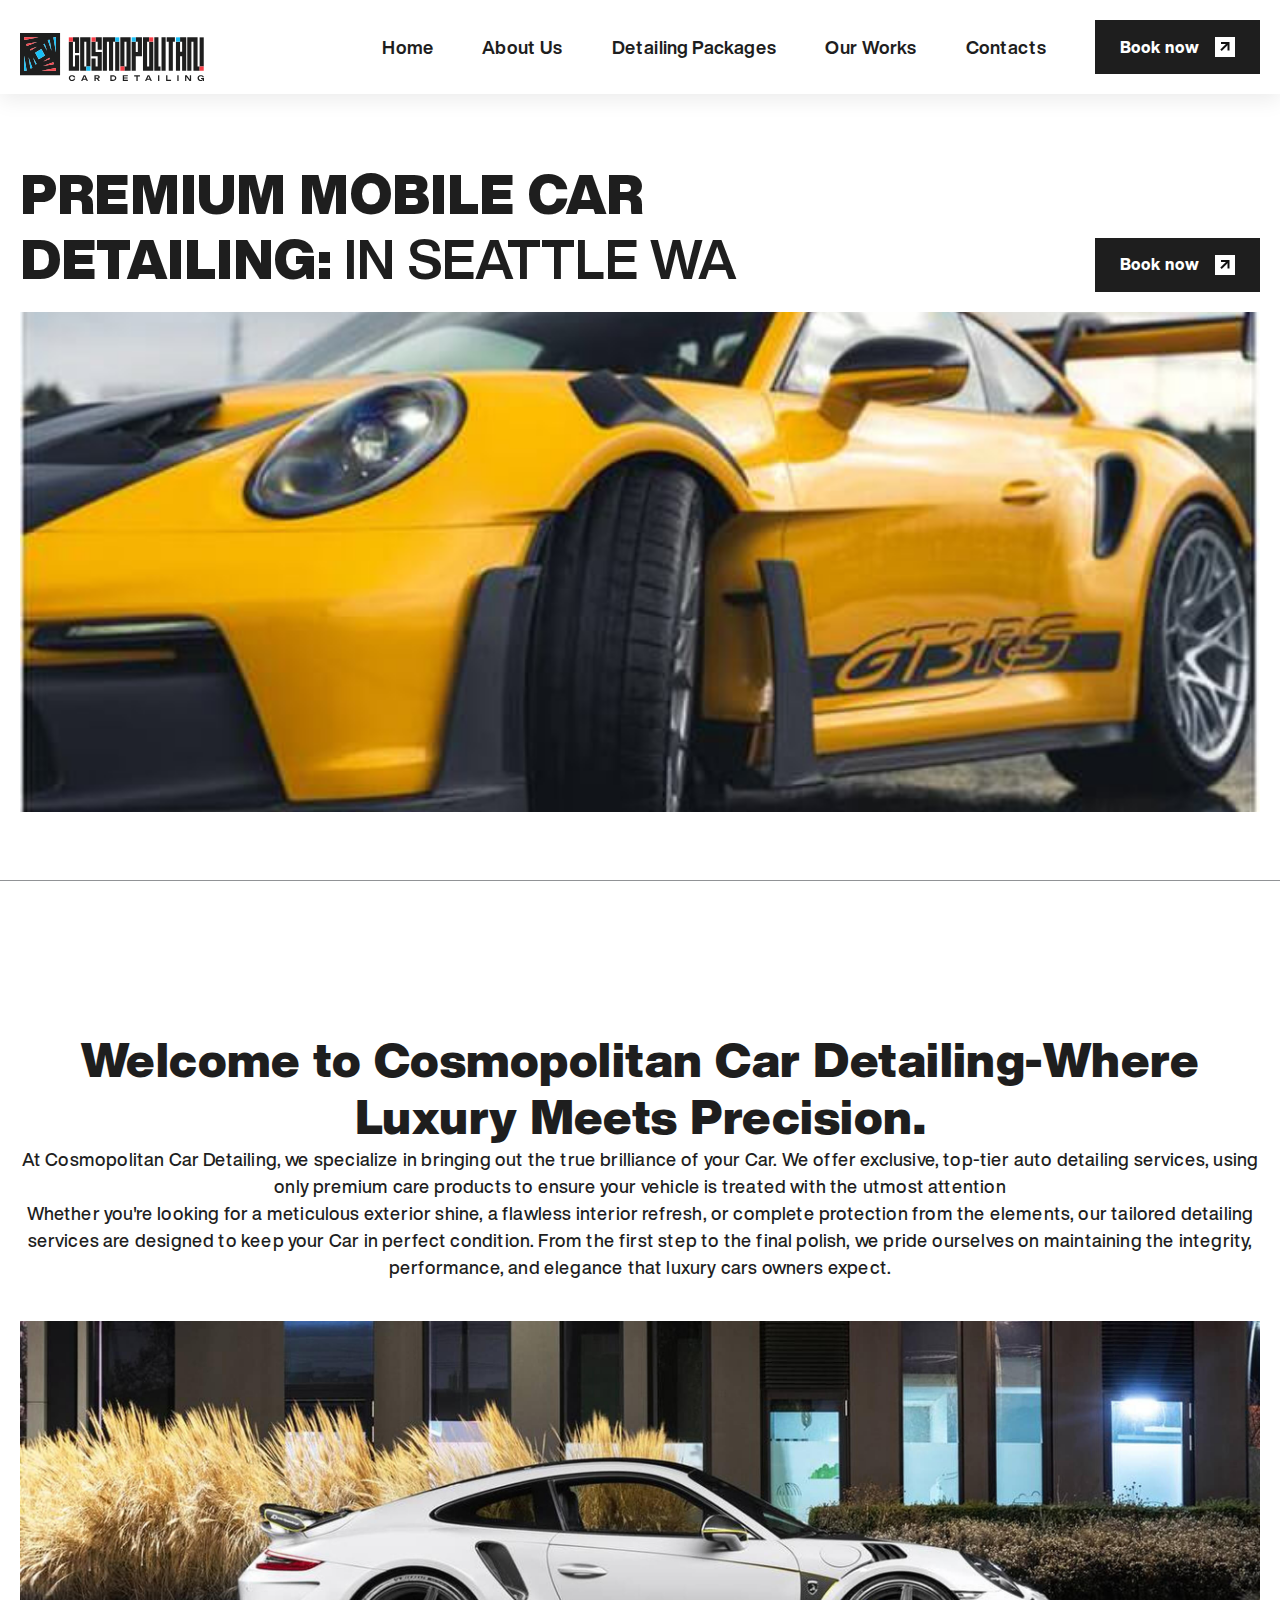
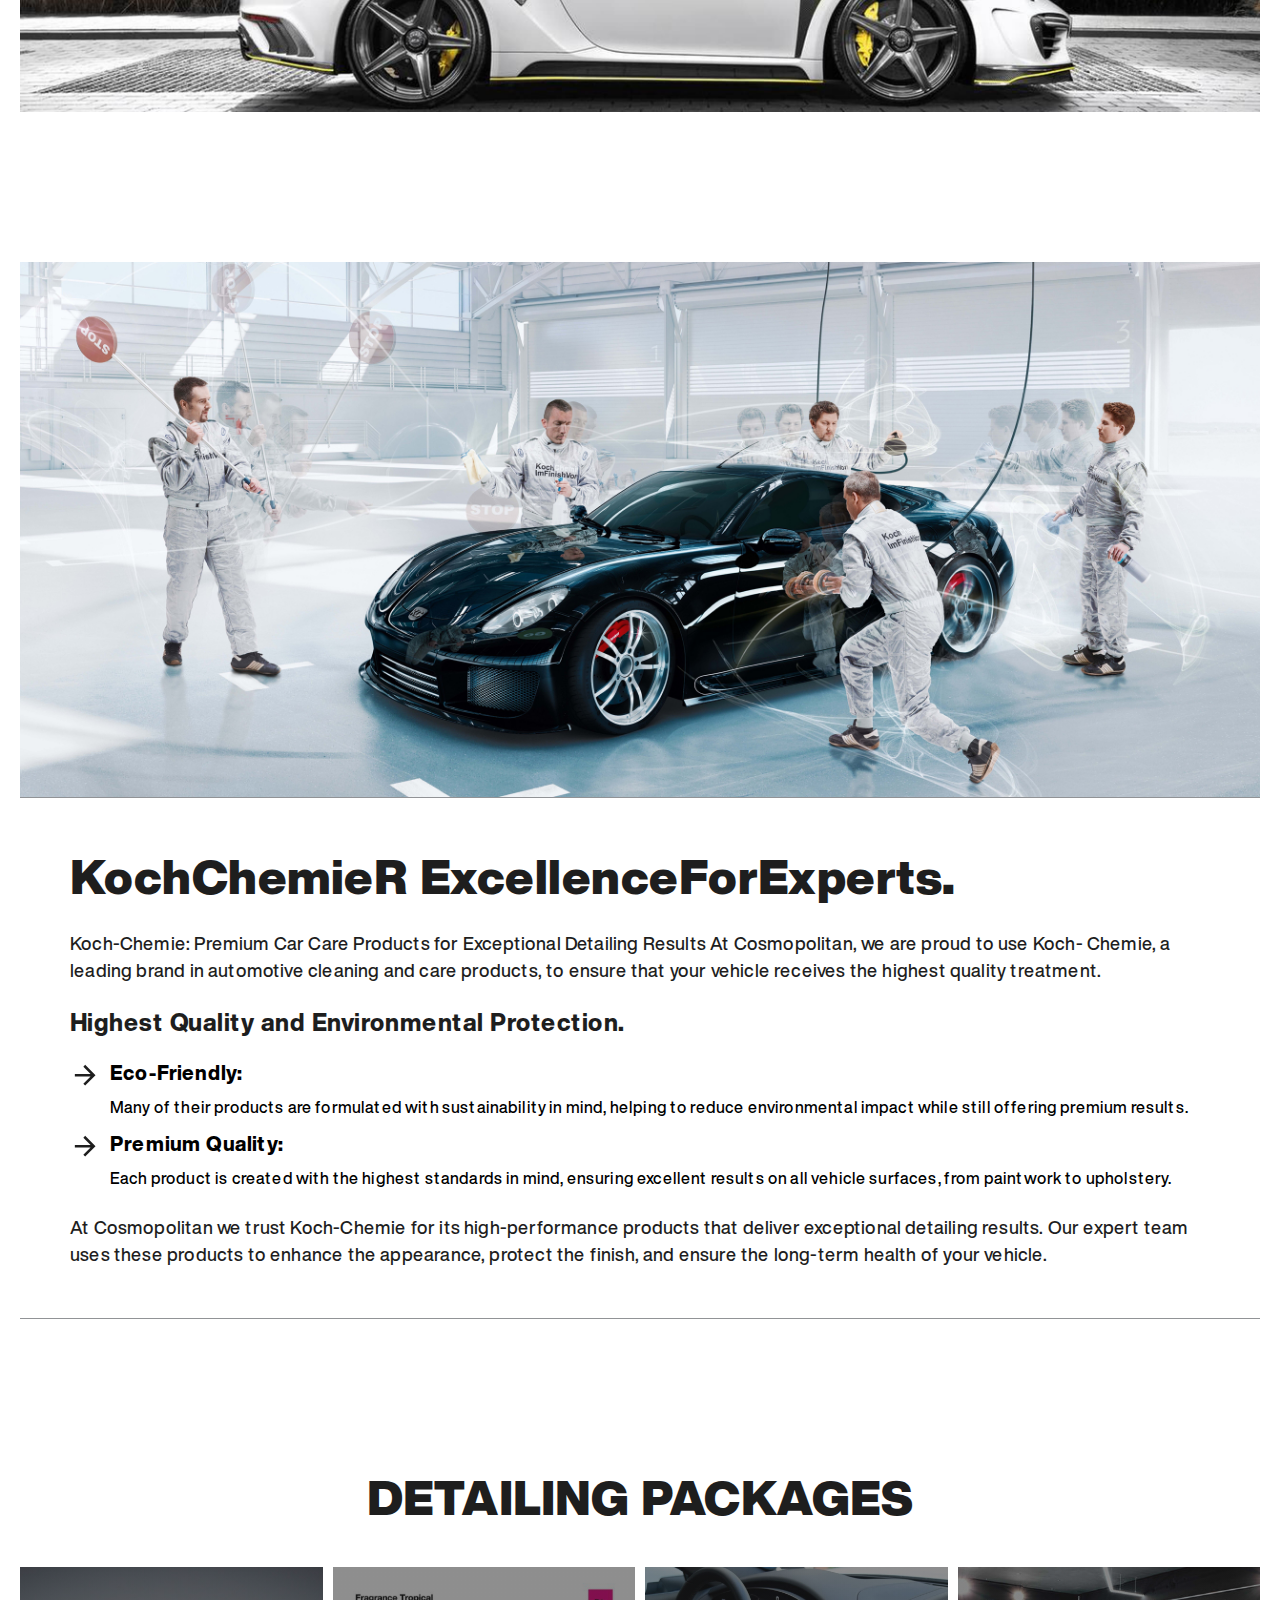
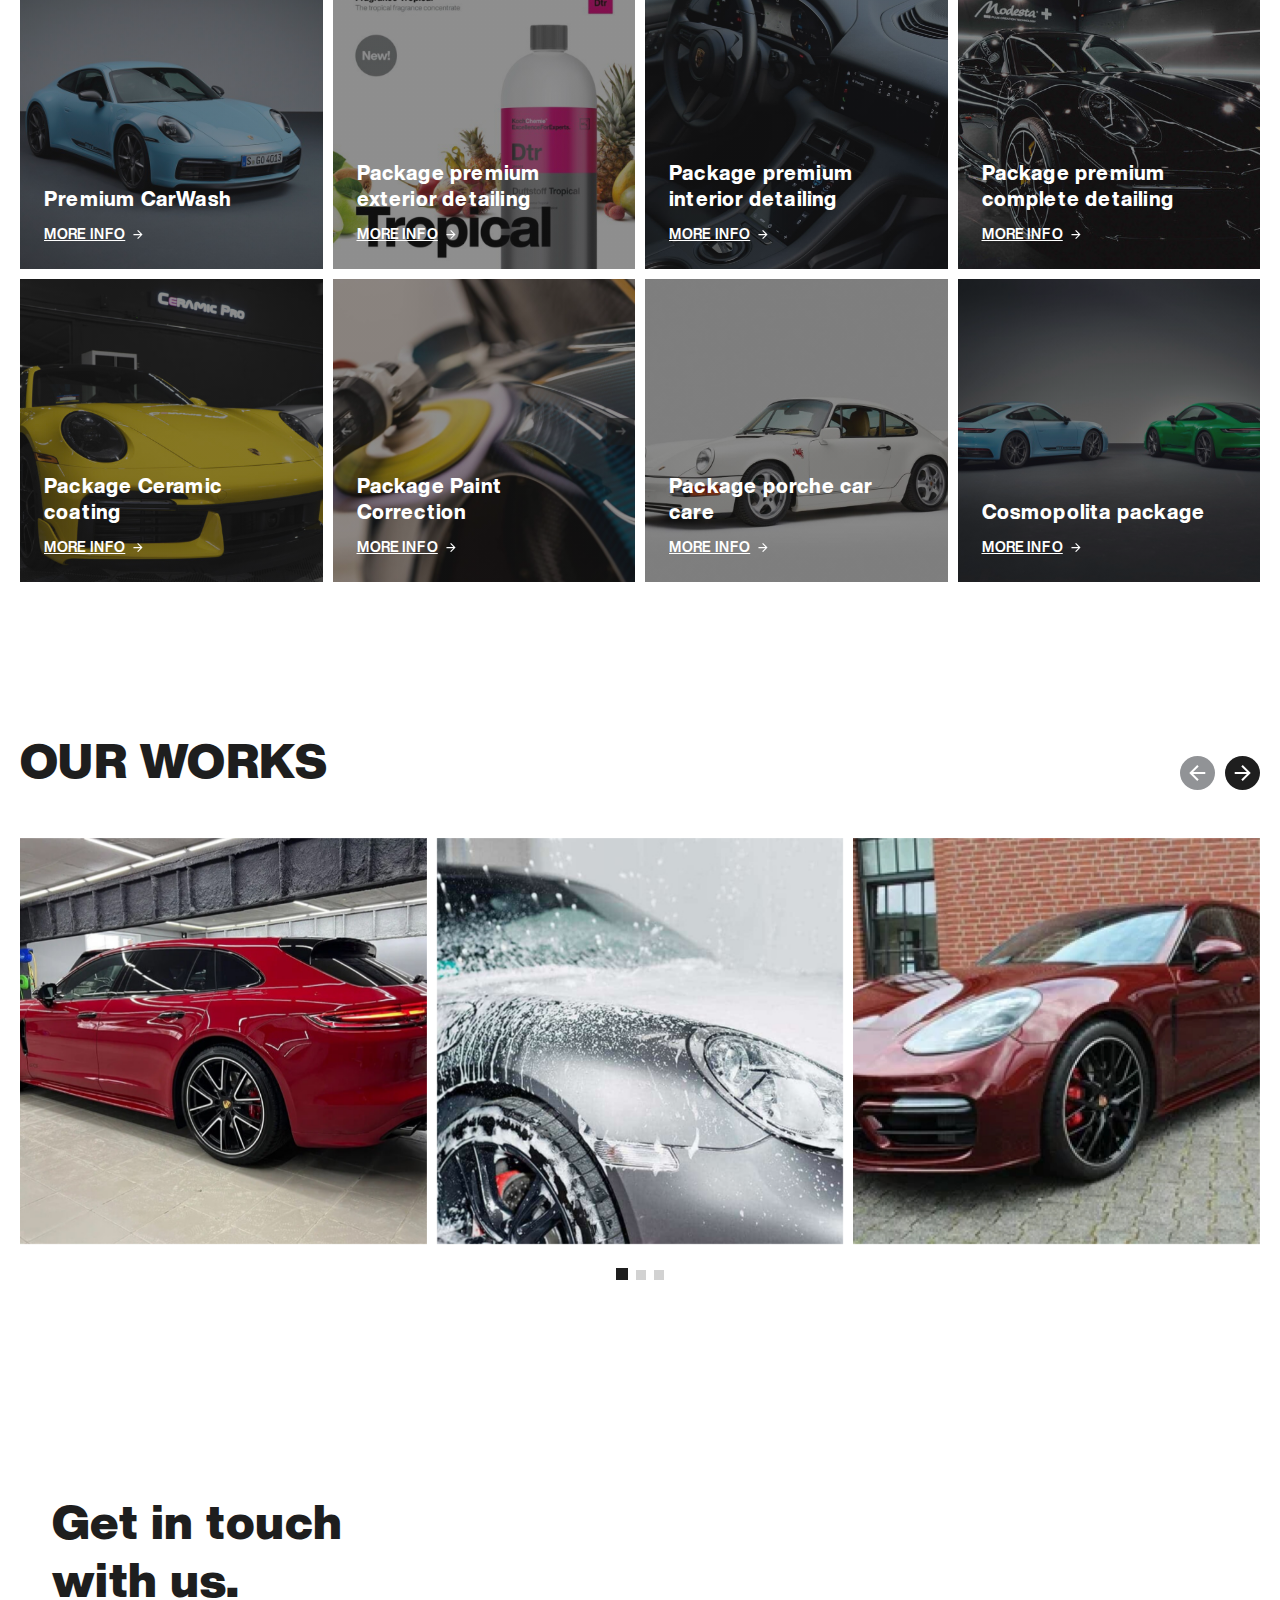
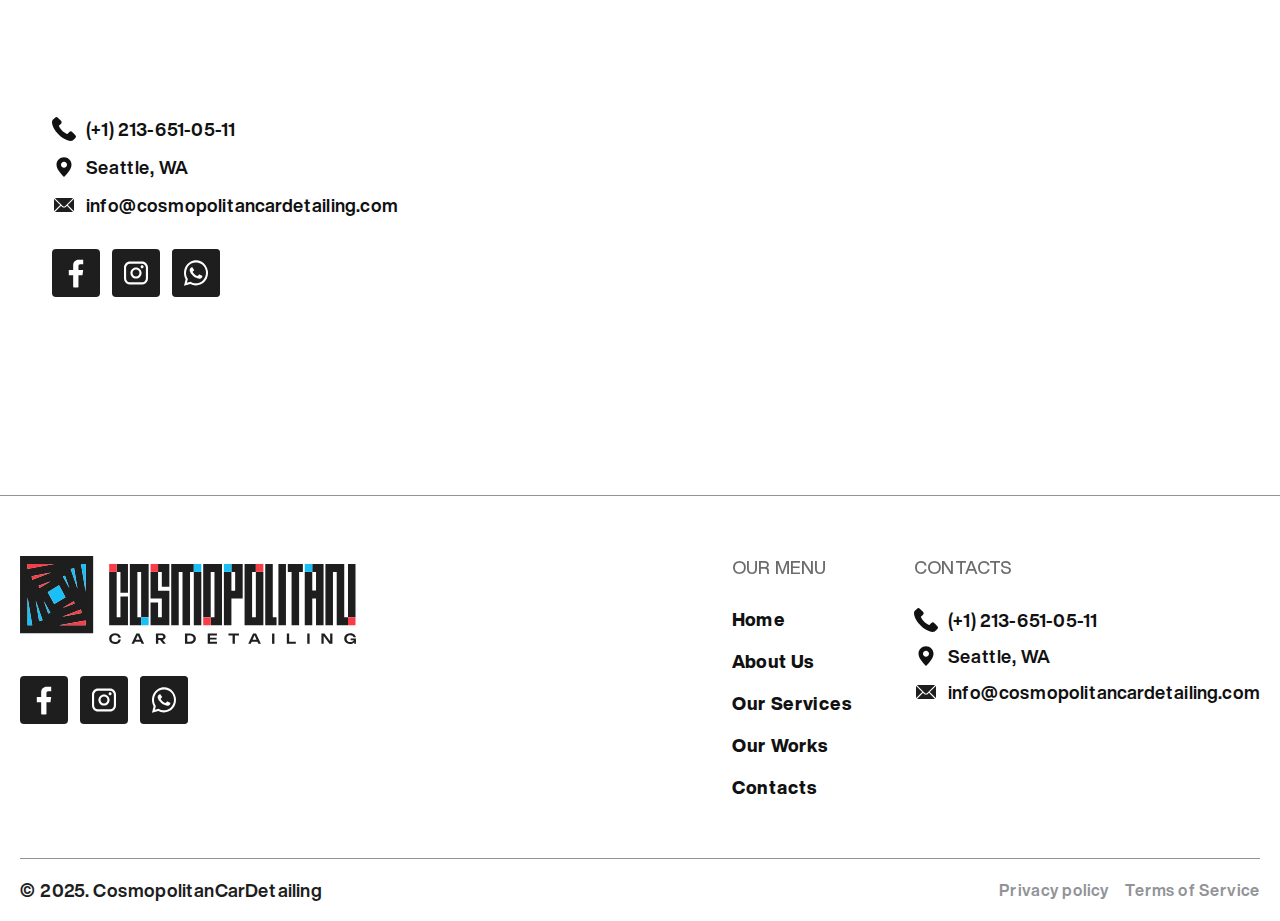
<file: index.html>
<!DOCTYPE html>
<html lang="en">
<head>
	<meta charset="UTF-8">
	<meta name="viewport" content="width=device-width, initial-scale=1.0">
	<link rel="stylesheet" href="./assets/style/lightbox.css">
	<link rel="stylesheet" href="./assets/style/aos.css">
	<link rel="stylesheet" href="./assets/style/swiper.css">
	<link rel="stylesheet" href="./assets/style/style.css">
	<title>Document</title>
</head>
<body>
	<header class="header">
		<div class="header__bottom">
			<div class="container"> 
				<div class="header__wrap">
					<a href="./index.html" class="logo">
						<img src="./assets/images/logo.svg" alt="Cosmopolitan">
					</a>
					<div class="header__menu">
						<nav>
							<ul>
								<li><a href="/index.html">Home</a></li>
								<li><a href="#about">About us</a></li>
								<li><a href="#services">Detailing Packages</a></li>
								<li><a href="#wokrs">Our works</a></li>
								<li><a href="#contact">contacts</a></li>
							</ul>
						</nav>
						<button data-open="open" class="btn"><span>Book now</span></button>
					
					</div>
					<div class="burger">
						<span></span>
						<span></span>
						<span></span>
					</div>
				</div>
			</div>
			</div>
	</header>
	<main>
		<section class="hero mb-m">
			<div class="container">
				<div class="hero__container">
					<div class="hero__content justify-title">
						<h1><strong>premium mobile car detailing:</strong> in seattle wa</h1>					
						<button data-open="open" class="btn">Book now</button>				
					</div>
					<div class="hero__img">
						<img src="./assets/images/hero-img.jpg" alt="Cosmopolitan">
					</div>
				</div>
			</div>
		</section>
		<section class="about mb-m">
			<div class="container">
				<div class="about__container">
					<div class="about__title">
						<h2>Welcome to Cosmopolitan Car Detailing-Where Luxury Meets Precision.</h2>
						<div class="about__title__content">
							<p>At Cosmopolitan Car Detailing, we specialize in bringing out the true brilliance of your Car. We offer exclusive, top-tier auto detailing services, using only premium care products to ensure your vehicle is treated with the utmost attention</p>
							<p>Whether you're looking for a meticulous exterior shine, a flawless interior refresh, or complete protection from the elements, our tailored detailing services are designed to keep your Car in perfect condition. From the first step to the final polish, we pride ourselves on maintaining the integrity, performance, and elegance that luxury cars owners expect.</p>
						</div>
					</div>
					<div class="about__img">
						<img src="./assets/images/about-img.jpg" alt="Welcome to Cosmopolitan Car Detailing-Where Luxury Meets Precision.">
					</div>
				</div>
			</div>
		</section>
		<section class="experts mb-m">
			<div class="container">
				<div class="experts__container">
					<div class="experts__img">
						<img src="./assets/images/experts-img.jpg" alt="KochChemieR ExcellenceForExperts.">
					</div>
					<div class="experts__content">
						<h2>KochChemieR ExcellenceForExperts.</h2>
						<p>Koch-Chemie: Premium Car Care Products for Exceptional Detailing Results At Cosmopolitan, we are proud to use Koch- Chemie, a leading brand in automotive cleaning and care products, to ensure that your vehicle receives the highest quality treatment.</p>
					<h3>Highest Quality and Environmental Protection.</h3>
					<ul>
						<li>
							<span>Eco-Friendly:</span>
							<p>Many of their products are formulated with sustainability in mind, helping to reduce environmental impact while still offering premium results.</p>
						</li>
						<li>
							<span>Premium Quality:</span>
							<p>Each product is created with the highest standards in mind, ensuring excellent results on all vehicle surfaces, from paintwork to upholstery.</p>
						</li>
					</ul>
					<p>At Cosmopolitan we trust Koch-Chemie for its high-performance products that deliver exceptional detailing results. Our expert team uses these products to enhance the appearance, protect the finish, and ensure the long-term health of your vehicle.</p>
					</div>
				</div>
			</div>
		</section>
		<section class="detailing mb-m">
			<div class="container">
				<div class="detailing__container">
					<div class="detailing__title">
						<h2>Detailing Packages</h2>
					</div>
					<div class="detailing__items">
						<div class="detailing__item">
							<img src="./assets/images/detailing-img1.jpg" alt="Premium CarWash">
							<div class="detailing__item__content">
								<h3><a href="#">Premium CarWash</a></h3>
								<a href="#">MORE INFO
									<svg xmlns="http://www.w3.org/2000/svg" width="12" height="11" viewBox="0 0 12 11" fill="none">
										<path d="M6.00003 0.0532227L5.04003 1.01322L8.83918 4.81918L0.553223 4.81918L0.553223 6.18088L8.83918 6.18088L5.04003 9.98684L6.00003 10.9468L11.4468 5.50003L6.00003 0.0532227Z" fill="white"/>
										</svg>
								</a>
							</div>
						</div>
						<div class="detailing__item">
							<img src="./assets/images/detailing-img2.jpg" alt="Package premium exterior detailing">
							<div class="detailing__item__content">
								<h3><a href="#">Package premium exterior detailing</a></h3>
								<a href="#">MORE INFO
									<svg xmlns="http://www.w3.org/2000/svg" width="12" height="11" viewBox="0 0 12 11" fill="none">
									<path d="M6.00003 0.0532227L5.04003 1.01322L8.83918 4.81918L0.553223 4.81918L0.553223 6.18088L8.83918 6.18088L5.04003 9.98684L6.00003 10.9468L11.4468 5.50003L6.00003 0.0532227Z" fill="white"/>
									</svg>
								</a>
							</div>
						</div>						
						<div class="detailing__item">
							<img src="./assets/images/detailing-img3.jpg" alt="Package premium interior detailing">
							<div class="detailing__item__content">
								<h3><a href="#">Package premium interior detailing</a></h3>
								<a href="#">MORE INFO
									<svg xmlns="http://www.w3.org/2000/svg" width="12" height="11" viewBox="0 0 12 11" fill="none">
								<path d="M6.00003 0.0532227L5.04003 1.01322L8.83918 4.81918L0.553223 4.81918L0.553223 6.18088L8.83918 6.18088L5.04003 9.98684L6.00003 10.9468L11.4468 5.50003L6.00003 0.0532227Z" fill="white"/>
								</svg>
								</a>
							</div>
						</div>
						<div class="detailing__item">
							<img src="./assets/images/detailing-img4.jpg" alt="Package premium complete detailing">
							<div class="detailing__item__content">
								<h3><a href="#">Package premium complete detailing</a></h3>
								<a href="#">MORE INFO
									<svg xmlns="http://www.w3.org/2000/svg" width="12" height="11" viewBox="0 0 12 11" fill="none">
											<path d="M6.00003 0.0532227L5.04003 1.01322L8.83918 4.81918L0.553223 4.81918L0.553223 6.18088L8.83918 6.18088L5.04003 9.98684L6.00003 10.9468L11.4468 5.50003L6.00003 0.0532227Z" fill="white"/>
											</svg>
								</a>
							</div>
						</div>
						<div class="detailing__item">
							<img src="./assets/images/detailing-img5.png" alt="Package Ceramic coating">
							<div class="detailing__item__content">
								<h3><a href="#">Package Ceramic coating</a></h3>
								<a href="#">MORE INFO
									<svg xmlns="http://www.w3.org/2000/svg" width="12" height="11" viewBox="0 0 12 11" fill="none">
									<path d="M6.00003 0.0532227L5.04003 1.01322L8.83918 4.81918L0.553223 4.81918L0.553223 6.18088L8.83918 6.18088L5.04003 9.98684L6.00003 10.9468L11.4468 5.50003L6.00003 0.0532227Z" fill="white"/>
									</svg>
								</a>
							</div>
						</div>
						<div class="detailing__item">
							<img src="./assets/images/detailing-img6.jpg" alt="Package Paint Correction">
							<div class="detailing__item__content">
								<h3><a href="#">Package Paint Correction</a></h3>
								<a href="#">MORE INFO
									<svg xmlns="http://www.w3.org/2000/svg" width="12" height="11" viewBox="0 0 12 11" fill="none">
									<path d="M6.00003 0.0532227L5.04003 1.01322L8.83918 4.81918L0.553223 4.81918L0.553223 6.18088L8.83918 6.18088L5.04003 9.98684L6.00003 10.9468L11.4468 5.50003L6.00003 0.0532227Z" fill="white"/>
									</svg>
								</a>
							</div>
						</div>
						<div class="detailing__item">
							<img src="./assets/images/detailing-img7.jpg" alt="Package porche car care">
							<div class="detailing__item__content">
								<h3><a href="#">Package porche car care</a></h3>
								<a href="#">MORE INFO
									<svg xmlns="http://www.w3.org/2000/svg" width="12" height="11" viewBox="0 0 12 11" fill="none">
									<path d="M6.00003 0.0532227L5.04003 1.01322L8.83918 4.81918L0.553223 4.81918L0.553223 6.18088L8.83918 6.18088L5.04003 9.98684L6.00003 10.9468L11.4468 5.50003L6.00003 0.0532227Z" fill="white"/>
									</svg>
								</a>
							</div>
						</div>
						<div class="detailing__item">
							<img src="./assets/images/detailing-img8.jpg" alt="Cosmopolita package">
							<div class="detailing__item__content">
								<h3><a href="#">Cosmopolita package</a></h3>
								<a href="#">MORE INFO
									<svg xmlns="http://www.w3.org/2000/svg" width="12" height="11" viewBox="0 0 12 11" fill="none">
								<path d="M6.00003 0.0532227L5.04003 1.01322L8.83918 4.81918L0.553223 4.81918L0.553223 6.18088L8.83918 6.18088L5.04003 9.98684L6.00003 10.9468L11.4468 5.50003L6.00003 0.0532227Z" fill="white"/>
								</svg>
								</a>
							</div>
						</div>
					</div>
				</div>
			</div>
		</section>
		<section class="works mb-m">
			<div class="container">
				<div class="work__container">
					<div class="work__title justify-title">
						<h2>Our works</h2>
						<div class="work__arrows">
							<div class="work-button-prev">
								<svg xmlns="http://www.w3.org/2000/svg" width="35" height="34" viewBox="0 0 35 34" fill="none">
								<path d="M17.2783 24.9998L18.6883 23.5898L13.1083 17.9998L25.2783 17.9998L25.2783 15.9998L13.1083 15.9998L18.6883 10.4098L17.2783 8.99976L9.27832 16.9998L17.2783 24.9998Z" fill="white"/>
								</svg>
							</div>
							<div class="work-button-next">
								<svg xmlns="http://www.w3.org/2000/svg" width="35" height="34" viewBox="0 0 35 34" fill="none">
								<path d="M17.7207 9.00024L16.3107 10.4102L21.8907 16.0002H9.7207V18.0002H21.8907L16.3107 23.5902L17.7207 25.0002L25.7207 17.0002L17.7207 9.00024Z" fill="white"/>
								</svg>
							</div>    					
						</div>
					</div>
					<div class="work__slider">
						 <div class="swiper workSlider">
								<div class="swiper-wrapper work__wrapper">
									<div class="swiper-slide work-item">
										<img src="./assets/images/work-img1.jpg" alt="work image">
									</div>
									<div class="swiper-slide work-item">
										<img src="./assets/images/work-img2.jpg" alt="work image">
									</div>
									<div class="swiper-slide work-item">
										<img src="./assets/images/work-img3.jpg" alt="work image">
									</div>
									<div class="swiper-slide work-item">
										<img src="./assets/images/hero-img.jpg" alt="work image">
									</div>
									<div class="swiper-slide work-item">
										<img src="./assets/images/work-img1.jpg" alt="work image">
									</div>
								</div>
								<div class="work-pagination"></div>
							</div>
					</div>
				</div>
			</div>
		</section>
		<section class="connect mb-m" id="contact">
			<div class="container">
			<div class="connect__container">
				<div class="connect__info">
					<h2>Get in touch with us.</h2>
					<div class="connect__contact contact">
						<a href="tel:(+1) 213-651-05-11" class="connect__contact__item contact__item">
							<svg xmlns="http://www.w3.org/2000/svg" width="24" height="24" viewBox="0 0 24 24" fill="none">
								<g clip-path="url(#clip0_259_2290)">
								<path d="M20.1732 14.9925C19.3332 14.1212 18.2412 14.1212 17.3664 14.9925C16.7084 15.6477 16.0575 16.2959 15.3996 16.9511C15.2175 17.1324 15.0706 17.1672 14.8536 17.0626C14.4546 16.8117 13.9787 16.6305 13.5797 16.3726C11.6829 15.1738 10.08 13.6473 8.65917 11.9118C7.96623 11.0405 7.3503 10.1344 6.90934 9.08194C6.83935 8.86586 6.83935 8.75434 7.02133 8.57313C7.71426 7.95279 8.33021 7.30458 8.98814 6.6494C9.89808 5.7433 9.89808 4.69082 8.98814 3.78472C8.44219 3.24106 7.93124 2.73225 7.42029 2.22344C6.87434 1.67977 6.36339 1.13611 5.81744 0.627301C4.97751 -0.2091 3.88562 -0.2091 3.01069 0.627301C2.35276 1.28248 1.70182 1.93069 1.04388 2.58588C0.420938 3.20621 0.0989684 3.93109 0.0219751 4.76052C-0.0900145 6.10573 0.238955 7.40913 0.714911 8.67767C1.70182 11.3263 3.19268 13.6124 4.97751 15.7523C7.42029 18.6588 10.332 20.9449 13.7268 22.5759C15.2596 23.3007 16.8275 23.8793 18.5003 23.9908C19.7042 24.0605 20.726 23.7398 21.559 22.8268C22.105 22.1716 22.7628 21.6279 23.3438 21.0146C24.2187 20.1085 24.2187 19.0212 23.3438 18.15C22.2869 17.0974 21.23 16.045 20.1732 14.9925Z" fill="#111111"/>
								</g>
								<defs>
								<clipPath id="clip0_259_2290">
								<rect width="24" height="24" fill="white"/>
								</clipPath>
								</defs>
								</svg>
								(+1) 213-651-05-11
							</a>
						<div class="connect__contact__item contact__item">
							<svg xmlns="http://www.w3.org/2000/svg" width="30" height="30" viewBox="0 0 30 30" fill="none">
							<path d="M15 2.8125C9.83344 2.8125 5.625 7.02187 5.625 12.1875C5.625 14.8434 6.94687 17.5837 8.66062 20.1469C10.3753 22.7109 12.5194 25.095 14.3372 26.9128C14.513 27.0886 14.7514 27.1873 15 27.1873C15.2486 27.1873 15.487 27.0886 15.6628 26.9128C17.5219 25.0538 19.6659 22.6688 21.3703 20.1141C23.0747 17.5603 24.375 14.8378 24.375 12.1875C24.375 7.02187 20.1666 2.8125 15 2.8125ZM15 8.4375C17.0597 8.4375 18.75 10.1278 18.75 12.1875C18.75 14.2472 17.0597 15.9375 15 15.9375C12.9403 15.9375 11.25 14.2472 11.25 12.1875C11.25 10.1278 12.9403 8.4375 15 8.4375Z" fill="#111111"/>
							</svg>
								Seattle, WA
							</Seattle, WA>
					</div>
					<a href="mailto:info@cosmopolitancardetailing.com" class="connect__contact__item contact__item">
							<svg xmlns="http://www.w3.org/2000/svg" width="24" height="24" viewBox="0 0 24 24" fill="none">
								<path d="M21.8239 6.00391L15.7583 12.0304L21.8239 18.0569C21.9335 17.8277 22.0001 17.5744 22.0001 17.3038V6.75699C22.0001 6.48641 21.9335 6.23309 21.8239 6.00391Z" fill="#1E1E1E"/>
								<path d="M20.2423 5H3.75796C3.48738 5 3.23406 5.06652 3.00488 5.17617L10.7573 12.8896C11.4428 13.5751 12.5575 13.5751 13.2429 12.8896L20.9954 5.17617C20.7662 5.06652 20.5129 5 20.2423 5Z" fill="#1E1E1E"/>
								<path d="M2.17617 6.00391C2.06652 6.23309 2 6.48641 2 6.75699V17.3038C2 17.5744 2.06652 17.8278 2.17617 18.0569L8.24176 12.0304L2.17617 6.00391Z" fill="#1E1E1E"/>
								<path d="M14.9298 12.8594L14.0715 13.7177C12.9293 14.8599 11.0709 14.8599 9.92875 13.7177L9.07046 12.8594L3.00488 18.8859C3.23406 18.9956 3.48738 19.0621 3.75796 19.0621H20.2423C20.5129 19.0621 20.7662 18.9956 20.9954 18.8859L14.9298 12.8594Z" fill="#1E1E1E"/>
								</svg>
								info@cosmopolitancardetailing.com
							</a>
					</div>
					<div class="connect__socials socials">
						<a href="#" target="_blank" rel="nofollow">
							<svg xmlns="http://www.w3.org/2000/svg" width="48" height="48" viewBox="0 0 48 48" fill="none">
							<rect width="48" height="48" rx="4" fill="#1E1E1E"/>
							<path d="M26.4516 17.0199V20.9111H31.1986L30.4469 26.1527H26.4516V38.2293C25.6506 38.342 24.8311 38.4008 23.9992 38.4008C23.0389 38.4008 22.096 38.3232 21.1777 38.173V26.1527H16.7998V20.9111H21.1777V16.1501C21.1777 13.1963 23.5388 10.8008 26.4529 10.8008V10.8033C26.4615 10.8033 26.4689 10.8008 26.4776 10.8008H31.1998V15.334H28.1142C27.1971 15.334 26.4529 16.0887 26.4529 17.0187L26.4516 17.0199Z" fill="white"/>
							</svg>
						</a>
						<a href="#" target="_blank" rel="nofollow">
						<svg width="48" height="48" viewBox="0 0 48 48" fill="none" xmlns="http://www.w3.org/2000/svg">
							<rect width="48" height="48" rx="4" fill="#1E1E1E"/>
							<path d="M29.9937 12.5073H18.006C14.6942 12.5073 12 15.2024 12 18.5151V29.4853C12 32.7981 14.6942 35.4931 18.006 35.4931H29.9937C33.3055 35.4931 35.9997 32.7981 35.9997 29.4853V18.5151C35.9997 15.2024 33.3055 12.5073 29.9937 12.5073ZM14.1187 18.5151C14.1187 16.3713 15.8629 14.6267 18.006 14.6267H29.9937C32.1369 14.6267 33.881 16.3713 33.881 18.5151V29.4853C33.881 31.6291 32.1369 33.3738 29.9937 33.3738H18.006C15.8629 33.3738 14.1187 31.6291 14.1187 29.4853V18.5151Z" fill="white"/>
							<path d="M23.9997 29.5852C27.0794 29.5852 29.5864 27.0789 29.5864 23.997C29.5864 20.915 27.0808 18.4087 23.9997 18.4087C20.9187 18.4087 18.4131 20.915 18.4131 23.997C18.4131 27.0789 20.9187 29.5852 23.9997 29.5852ZM23.9997 20.5294C25.9122 20.5294 27.4676 22.0853 27.4676 23.9983C27.4676 25.9113 25.9122 27.4672 23.9997 27.4672C22.0873 27.4672 20.5318 25.9113 20.5318 23.9983C20.5318 22.0853 22.0873 20.5294 23.9997 20.5294Z" fill="white"/>
							<path d="M30.1029 19.3131C30.9322 19.3131 31.6081 18.6384 31.6081 17.8075C31.6081 16.9765 30.9336 16.3018 30.1029 16.3018C29.2722 16.3018 28.5977 16.9765 28.5977 17.8075C28.5977 18.6384 29.2722 19.3131 30.1029 19.3131Z" fill="white"/>
							</svg>

						</a>
						<a href="#" target="_blank" rel="nofollow">
							<svg width="48" height="48" viewBox="0 0 48 48" fill="none" xmlns="http://www.w3.org/2000/svg">
							<rect width="48" height="48" rx="4" fill="white"/>
							<rect width="48" height="48" rx="4" fill="url(#paint0_linear_259_2319)"/>
							<rect width="48" height="48" rx="4" fill="#1E1E1E"/>
							<path d="M24.0086 11.2944C21.902 11.2948 19.8326 11.8767 18.0086 12.9814C16.1847 14.0862 14.6705 15.675 13.6185 17.5878C12.5665 19.5007 12.0137 21.6702 12.0158 23.8781C12.0179 26.086 12.5747 28.2543 13.6303 30.165L12 36.7058L18.3438 34.9448C19.9511 35.847 21.7336 36.3533 23.5557 36.4251C25.3779 36.4969 27.1916 36.1323 28.8591 35.3591C30.5265 34.5858 32.0038 33.4243 33.1786 31.9628C34.3534 30.5012 35.1948 28.7782 35.6387 26.9247C36.0827 25.0712 36.1176 23.136 35.7407 21.2662C35.3638 19.3964 34.5851 17.6414 33.4638 16.1344C32.3425 14.6274 30.9081 13.4083 29.2697 12.5696C27.6313 11.7309 25.832 11.2948 24.0086 11.2944ZM31.0617 31.2571C29.4513 32.9439 27.3391 34.0031 25.0753 34.2587C22.8116 34.5144 20.5326 33.9513 18.6162 32.6627L14.931 33.6872L15.8729 29.9144C14.7725 28.2891 14.1382 26.368 14.0449 24.3775C13.9515 22.387 14.4029 20.41 15.346 18.6794C16.289 16.9488 17.6843 15.5368 19.3676 14.6096C21.0508 13.6825 22.9518 13.2789 24.8466 13.4464C26.7414 13.6139 28.5511 14.3455 30.0624 15.555C31.5737 16.7645 32.7236 18.4016 33.3768 20.2732C34.0299 22.1449 34.159 24.1733 33.7488 26.1193C33.3387 28.0653 32.4064 29.8479 31.0617 31.2571Z" fill="white"/>
							<path d="M30.3527 27.0333C30.3533 27.2302 30.3356 27.4267 30.2998 27.6206C30.2662 27.8172 30.215 28.0108 30.1468 28.1992C29.9899 28.618 29.1327 29.1308 29.1327 29.1308C28.5236 29.514 27.7957 29.6924 27.0663 29.6371C26.8953 29.6206 26.7254 29.595 26.5574 29.5605C26.2727 29.5004 26.1341 29.4621 26.1341 29.4621C25.9964 29.4238 25.639 29.3175 25.639 29.3175C25.2816 29.2119 25.2012 29.1916 25.2012 29.1916C24.6583 29.0374 24.1322 28.8347 23.63 28.5862C22.472 27.9917 21.2107 26.9263 21.2107 26.9263C20.464 26.2989 19.7888 25.5992 19.1964 24.8389C18.8812 24.3937 18.6097 23.9224 18.3851 23.4306C18.3545 23.3583 18.2037 23.0335 18.2037 23.0335C18.0507 22.7095 17.9971 22.5844 17.9971 22.5844C17.942 22.4585 17.844 22.1981 17.844 22.1981C17.7881 22.0445 17.7424 21.8877 17.707 21.7287C17.6789 21.5853 17.66 21.4404 17.6504 21.2948C17.606 20.5339 18.0063 19.7332 18.0063 19.7332C18.4464 18.8725 18.8734 18.6757 18.8734 18.6757C19.0644 18.5943 19.2614 18.5259 19.4627 18.471C19.662 18.4126 19.8672 18.3738 20.075 18.3553C20.1372 18.3496 20.2 18.3547 20.2602 18.3705C20.4209 18.4117 20.7615 18.9744 20.7615 18.9744C20.8671 19.1263 21.05 19.4084 21.05 19.4084C21.2337 19.6891 21.3875 19.9147 21.3875 19.9147C21.5406 20.1426 21.6845 20.3422 21.6845 20.3422C21.7128 20.374 21.8498 20.5411 21.8498 20.5411C21.9251 20.631 21.9936 20.7257 22.0549 20.8246C22.097 20.8962 22.123 20.9753 22.1314 21.0568C22.1406 21.2224 21.9064 21.4835 21.9064 21.4835C21.7473 21.6564 21.5749 21.8179 21.3906 21.9667C21.2086 22.1125 21.0361 22.2685 20.874 22.4339C20.6383 22.6784 20.6444 22.8274 20.6444 22.8274C20.6536 22.8907 20.6719 22.9525 20.6987 23.0111C20.7492 23.1203 20.7837 23.1767 20.7837 23.1767C20.8174 23.2324 20.9176 23.3684 20.9176 23.3684C21.0179 23.5044 21.0271 23.5203 21.0271 23.5203C21.4891 24.2027 22.039 24.8284 22.6641 25.3828C23.5695 26.148 24.807 26.7129 24.807 26.7129C24.8254 26.7201 24.9792 26.799 24.9792 26.799C25.1323 26.8785 25.1958 26.9038 25.1958 26.9038C25.2586 26.9299 25.3795 26.9646 25.3795 26.9646C25.4436 26.9852 25.5108 26.9957 25.5785 26.9957C25.7362 26.9877 25.9673 26.7389 25.9673 26.7389C26.1227 26.568 26.2674 26.3886 26.4005 26.2015C26.5367 26.0123 26.6874 25.8327 26.8513 25.6641C27.1 25.4146 27.2752 25.4052 27.2752 25.4052C27.3617 25.4045 27.4475 25.4197 27.5278 25.45C27.638 25.4978 27.7451 25.5516 27.8485 25.6113C28.0398 25.7213 28.0781 25.7444 28.0781 25.7444C28.3077 25.8572 28.5618 25.9759 28.5618 25.9759C28.8189 26.0952 29.1342 26.2362 29.1342 26.2362C29.4496 26.3773 29.621 26.459 29.621 26.459C30.2509 26.7165 30.3098 26.8626 30.3098 26.8626C30.3329 26.9172 30.3473 26.9747 30.3527 27.0333Z" fill="white"/>
							<defs>
							<linearGradient id="paint0_linear_259_2319" x1="7.03336" y1="40.9666" x2="40.9666" y2="7.03336" gradientUnits="userSpaceOnUse">
							<stop stop-color="#FAAD4F"/>
							<stop offset="0.35" stop-color="#DD2A7B"/>
							<stop offset="0.62" stop-color="#9537B0"/>
							<stop offset="1" stop-color="#515BD4"/>
							</linearGradient>
							</defs>
							</svg>

						</a>
					</div>
				</div>
			<div class="connect__frame">
				<iframe src="https://www.google.com/maps/embed?pb=!1m18!1m12!1m3!1d172153.72220933143!2d-122.50460482508227!3d47.60859697728761!2m3!1f0!2f0!3f0!3m2!1i1024!2i768!4f13.1!3m3!1m2!1s0x5490102c93e83355%3A0x102565466944d59a!2z0KHRltC10YLQuywg0JLQsNGI0LjQvdCz0YLQvtC9LCDQodC_0L7Qu9GD0YfQtdC90ZYg0KjRgtCw0YLQuCDQkNC80LXRgNC40LrQuA!5e0!3m2!1suk!2sua!4v1754577135323!5m2!1suk!2sua" width="600" height="450" style="border:0;" allowfullscreen="" loading="lazy" referrerpolicy="no-referrer-when-downgrade"></iframe>		
					
			</div>
			</div>
		</div>
		</section>
	</main>
	<footer class="footer">
		<div class="container">
			<div class="footer__container">
				<div class="footer__top">
					<div class="footer__logo">
						<a href="./index.html" class="logo">
							<img src="./assets/images/logo.svg" alt="Cosmopolitan">
						</a>
						<div class="footer__socials socials">
						<a href="#" target="_blank" rel="nofollow">
							<svg xmlns="http://www.w3.org/2000/svg" width="48" height="48" viewBox="0 0 48 48" fill="none">
							<rect width="48" height="48" rx="4" fill="#1E1E1E"/>
							<path d="M26.4516 17.0199V20.9111H31.1986L30.4469 26.1527H26.4516V38.2293C25.6506 38.342 24.8311 38.4008 23.9992 38.4008C23.0389 38.4008 22.096 38.3232 21.1777 38.173V26.1527H16.7998V20.9111H21.1777V16.1501C21.1777 13.1963 23.5388 10.8008 26.4529 10.8008V10.8033C26.4615 10.8033 26.4689 10.8008 26.4776 10.8008H31.1998V15.334H28.1142C27.1971 15.334 26.4529 16.0887 26.4529 17.0187L26.4516 17.0199Z" fill="white"/>
							</svg>
						</a>
						<a href="#" target="_blank" rel="nofollow">
						<svg width="48" height="48" viewBox="0 0 48 48" fill="none" xmlns="http://www.w3.org/2000/svg">
							<rect width="48" height="48" rx="4" fill="#1E1E1E"/>
							<path d="M29.9937 12.5073H18.006C14.6942 12.5073 12 15.2024 12 18.5151V29.4853C12 32.7981 14.6942 35.4931 18.006 35.4931H29.9937C33.3055 35.4931 35.9997 32.7981 35.9997 29.4853V18.5151C35.9997 15.2024 33.3055 12.5073 29.9937 12.5073ZM14.1187 18.5151C14.1187 16.3713 15.8629 14.6267 18.006 14.6267H29.9937C32.1369 14.6267 33.881 16.3713 33.881 18.5151V29.4853C33.881 31.6291 32.1369 33.3738 29.9937 33.3738H18.006C15.8629 33.3738 14.1187 31.6291 14.1187 29.4853V18.5151Z" fill="white"/>
							<path d="M23.9997 29.5852C27.0794 29.5852 29.5864 27.0789 29.5864 23.997C29.5864 20.915 27.0808 18.4087 23.9997 18.4087C20.9187 18.4087 18.4131 20.915 18.4131 23.997C18.4131 27.0789 20.9187 29.5852 23.9997 29.5852ZM23.9997 20.5294C25.9122 20.5294 27.4676 22.0853 27.4676 23.9983C27.4676 25.9113 25.9122 27.4672 23.9997 27.4672C22.0873 27.4672 20.5318 25.9113 20.5318 23.9983C20.5318 22.0853 22.0873 20.5294 23.9997 20.5294Z" fill="white"/>
							<path d="M30.1029 19.3131C30.9322 19.3131 31.6081 18.6384 31.6081 17.8075C31.6081 16.9765 30.9336 16.3018 30.1029 16.3018C29.2722 16.3018 28.5977 16.9765 28.5977 17.8075C28.5977 18.6384 29.2722 19.3131 30.1029 19.3131Z" fill="white"/>
							</svg>

						</a>
						<a href="#" target="_blank" rel="nofollow">
							<svg width="48" height="48" viewBox="0 0 48 48" fill="none" xmlns="http://www.w3.org/2000/svg">
							<rect width="48" height="48" rx="4" fill="white"/>
							<rect width="48" height="48" rx="4" fill="url(#paint0_linear_259_2319)"/>
							<rect width="48" height="48" rx="4" fill="#1E1E1E"/>
							<path d="M24.0086 11.2944C21.902 11.2948 19.8326 11.8767 18.0086 12.9814C16.1847 14.0862 14.6705 15.675 13.6185 17.5878C12.5665 19.5007 12.0137 21.6702 12.0158 23.8781C12.0179 26.086 12.5747 28.2543 13.6303 30.165L12 36.7058L18.3438 34.9448C19.9511 35.847 21.7336 36.3533 23.5557 36.4251C25.3779 36.4969 27.1916 36.1323 28.8591 35.3591C30.5265 34.5858 32.0038 33.4243 33.1786 31.9628C34.3534 30.5012 35.1948 28.7782 35.6387 26.9247C36.0827 25.0712 36.1176 23.136 35.7407 21.2662C35.3638 19.3964 34.5851 17.6414 33.4638 16.1344C32.3425 14.6274 30.9081 13.4083 29.2697 12.5696C27.6313 11.7309 25.832 11.2948 24.0086 11.2944ZM31.0617 31.2571C29.4513 32.9439 27.3391 34.0031 25.0753 34.2587C22.8116 34.5144 20.5326 33.9513 18.6162 32.6627L14.931 33.6872L15.8729 29.9144C14.7725 28.2891 14.1382 26.368 14.0449 24.3775C13.9515 22.387 14.4029 20.41 15.346 18.6794C16.289 16.9488 17.6843 15.5368 19.3676 14.6096C21.0508 13.6825 22.9518 13.2789 24.8466 13.4464C26.7414 13.6139 28.5511 14.3455 30.0624 15.555C31.5737 16.7645 32.7236 18.4016 33.3768 20.2732C34.0299 22.1449 34.159 24.1733 33.7488 26.1193C33.3387 28.0653 32.4064 29.8479 31.0617 31.2571Z" fill="white"/>
							<path d="M30.3527 27.0333C30.3533 27.2302 30.3356 27.4267 30.2998 27.6206C30.2662 27.8172 30.215 28.0108 30.1468 28.1992C29.9899 28.618 29.1327 29.1308 29.1327 29.1308C28.5236 29.514 27.7957 29.6924 27.0663 29.6371C26.8953 29.6206 26.7254 29.595 26.5574 29.5605C26.2727 29.5004 26.1341 29.4621 26.1341 29.4621C25.9964 29.4238 25.639 29.3175 25.639 29.3175C25.2816 29.2119 25.2012 29.1916 25.2012 29.1916C24.6583 29.0374 24.1322 28.8347 23.63 28.5862C22.472 27.9917 21.2107 26.9263 21.2107 26.9263C20.464 26.2989 19.7888 25.5992 19.1964 24.8389C18.8812 24.3937 18.6097 23.9224 18.3851 23.4306C18.3545 23.3583 18.2037 23.0335 18.2037 23.0335C18.0507 22.7095 17.9971 22.5844 17.9971 22.5844C17.942 22.4585 17.844 22.1981 17.844 22.1981C17.7881 22.0445 17.7424 21.8877 17.707 21.7287C17.6789 21.5853 17.66 21.4404 17.6504 21.2948C17.606 20.5339 18.0063 19.7332 18.0063 19.7332C18.4464 18.8725 18.8734 18.6757 18.8734 18.6757C19.0644 18.5943 19.2614 18.5259 19.4627 18.471C19.662 18.4126 19.8672 18.3738 20.075 18.3553C20.1372 18.3496 20.2 18.3547 20.2602 18.3705C20.4209 18.4117 20.7615 18.9744 20.7615 18.9744C20.8671 19.1263 21.05 19.4084 21.05 19.4084C21.2337 19.6891 21.3875 19.9147 21.3875 19.9147C21.5406 20.1426 21.6845 20.3422 21.6845 20.3422C21.7128 20.374 21.8498 20.5411 21.8498 20.5411C21.9251 20.631 21.9936 20.7257 22.0549 20.8246C22.097 20.8962 22.123 20.9753 22.1314 21.0568C22.1406 21.2224 21.9064 21.4835 21.9064 21.4835C21.7473 21.6564 21.5749 21.8179 21.3906 21.9667C21.2086 22.1125 21.0361 22.2685 20.874 22.4339C20.6383 22.6784 20.6444 22.8274 20.6444 22.8274C20.6536 22.8907 20.6719 22.9525 20.6987 23.0111C20.7492 23.1203 20.7837 23.1767 20.7837 23.1767C20.8174 23.2324 20.9176 23.3684 20.9176 23.3684C21.0179 23.5044 21.0271 23.5203 21.0271 23.5203C21.4891 24.2027 22.039 24.8284 22.6641 25.3828C23.5695 26.148 24.807 26.7129 24.807 26.7129C24.8254 26.7201 24.9792 26.799 24.9792 26.799C25.1323 26.8785 25.1958 26.9038 25.1958 26.9038C25.2586 26.9299 25.3795 26.9646 25.3795 26.9646C25.4436 26.9852 25.5108 26.9957 25.5785 26.9957C25.7362 26.9877 25.9673 26.7389 25.9673 26.7389C26.1227 26.568 26.2674 26.3886 26.4005 26.2015C26.5367 26.0123 26.6874 25.8327 26.8513 25.6641C27.1 25.4146 27.2752 25.4052 27.2752 25.4052C27.3617 25.4045 27.4475 25.4197 27.5278 25.45C27.638 25.4978 27.7451 25.5516 27.8485 25.6113C28.0398 25.7213 28.0781 25.7444 28.0781 25.7444C28.3077 25.8572 28.5618 25.9759 28.5618 25.9759C28.8189 26.0952 29.1342 26.2362 29.1342 26.2362C29.4496 26.3773 29.621 26.459 29.621 26.459C30.2509 26.7165 30.3098 26.8626 30.3098 26.8626C30.3329 26.9172 30.3473 26.9747 30.3527 27.0333Z" fill="white"/>
							<defs>
							<linearGradient id="paint0_linear_259_2319" x1="7.03336" y1="40.9666" x2="40.9666" y2="7.03336" gradientUnits="userSpaceOnUse">
							<stop stop-color="#FAAD4F"/>
							<stop offset="0.35" stop-color="#DD2A7B"/>
							<stop offset="0.62" stop-color="#9537B0"/>
							<stop offset="1" stop-color="#515BD4"/>
							</linearGradient>
							</defs>
							</svg>
						</a>
					</div>
					</div>
					<div class="footer__wrap">
						<nav>
							<ul> 
							<li>
								<a href="#">our menu </a>
								<ul class="sub-menu">
								<li><a href="/index.html">Home</a></li>
								<li><a href="#about">About us</a></li>
								<li><a href="#services">Our services</a></li>
								<li><a href="#wokrs">Our works</a></li>
								<li><a href="#contact">Contacts</a></li>
								</ul>
							</li>
						</ul>
						</nav>
						<div class="footer__block">
							<div class="footer__block__title">Contacts</div>
							
								<div class="footer__contact contact">
						<a href="tel:(+1) 213-651-05-11" class="footer__contact__item contact__item">
							<svg xmlns="http://www.w3.org/2000/svg" width="24" height="24" viewBox="0 0 24 24" fill="none">
								<g clip-path="url(#clip0_259_2290)">
								<path d="M20.1732 14.9925C19.3332 14.1212 18.2412 14.1212 17.3664 14.9925C16.7084 15.6477 16.0575 16.2959 15.3996 16.9511C15.2175 17.1324 15.0706 17.1672 14.8536 17.0626C14.4546 16.8117 13.9787 16.6305 13.5797 16.3726C11.6829 15.1738 10.08 13.6473 8.65917 11.9118C7.96623 11.0405 7.3503 10.1344 6.90934 9.08194C6.83935 8.86586 6.83935 8.75434 7.02133 8.57313C7.71426 7.95279 8.33021 7.30458 8.98814 6.6494C9.89808 5.7433 9.89808 4.69082 8.98814 3.78472C8.44219 3.24106 7.93124 2.73225 7.42029 2.22344C6.87434 1.67977 6.36339 1.13611 5.81744 0.627301C4.97751 -0.2091 3.88562 -0.2091 3.01069 0.627301C2.35276 1.28248 1.70182 1.93069 1.04388 2.58588C0.420938 3.20621 0.0989684 3.93109 0.0219751 4.76052C-0.0900145 6.10573 0.238955 7.40913 0.714911 8.67767C1.70182 11.3263 3.19268 13.6124 4.97751 15.7523C7.42029 18.6588 10.332 20.9449 13.7268 22.5759C15.2596 23.3007 16.8275 23.8793 18.5003 23.9908C19.7042 24.0605 20.726 23.7398 21.559 22.8268C22.105 22.1716 22.7628 21.6279 23.3438 21.0146C24.2187 20.1085 24.2187 19.0212 23.3438 18.15C22.2869 17.0974 21.23 16.045 20.1732 14.9925Z" fill="#111111"/>
								</g>
								<defs>
								<clipPath id="clip0_259_2290">
								<rect width="24" height="24" fill="white"/>
								</clipPath>
								</defs>
								</svg>
								(+1) 213-651-05-11
							</a>
						<div class="footer__contact__item contact__item">
							<svg xmlns="http://www.w3.org/2000/svg" width="30" height="30" viewBox="0 0 30 30" fill="none">
							<path d="M15 2.8125C9.83344 2.8125 5.625 7.02187 5.625 12.1875C5.625 14.8434 6.94687 17.5837 8.66062 20.1469C10.3753 22.7109 12.5194 25.095 14.3372 26.9128C14.513 27.0886 14.7514 27.1873 15 27.1873C15.2486 27.1873 15.487 27.0886 15.6628 26.9128C17.5219 25.0538 19.6659 22.6688 21.3703 20.1141C23.0747 17.5603 24.375 14.8378 24.375 12.1875C24.375 7.02187 20.1666 2.8125 15 2.8125ZM15 8.4375C17.0597 8.4375 18.75 10.1278 18.75 12.1875C18.75 14.2472 17.0597 15.9375 15 15.9375C12.9403 15.9375 11.25 14.2472 11.25 12.1875C11.25 10.1278 12.9403 8.4375 15 8.4375Z" fill="#111111"/>
							</svg>
								Seattle, WA
							</Seattle, WA>
					</div>
					<a href="mailto:info@cosmopolitancardetailing.com" class="footer__contact__item contact__item">
							<svg xmlns="http://www.w3.org/2000/svg" width="24" height="24" viewBox="0 0 24 24" fill="none">
								<path d="M21.8239 6.00391L15.7583 12.0304L21.8239 18.0569C21.9335 17.8277 22.0001 17.5744 22.0001 17.3038V6.75699C22.0001 6.48641 21.9335 6.23309 21.8239 6.00391Z" fill="#1E1E1E"/>
								<path d="M20.2423 5H3.75796C3.48738 5 3.23406 5.06652 3.00488 5.17617L10.7573 12.8896C11.4428 13.5751 12.5575 13.5751 13.2429 12.8896L20.9954 5.17617C20.7662 5.06652 20.5129 5 20.2423 5Z" fill="#1E1E1E"/>
								<path d="M2.17617 6.00391C2.06652 6.23309 2 6.48641 2 6.75699V17.3038C2 17.5744 2.06652 17.8278 2.17617 18.0569L8.24176 12.0304L2.17617 6.00391Z" fill="#1E1E1E"/>
								<path d="M14.9298 12.8594L14.0715 13.7177C12.9293 14.8599 11.0709 14.8599 9.92875 13.7177L9.07046 12.8594L3.00488 18.8859C3.23406 18.9956 3.48738 19.0621 3.75796 19.0621H20.2423C20.5129 19.0621 20.7662 18.9956 20.9954 18.8859L14.9298 12.8594Z" fill="#1E1E1E"/>
								</svg>
								info@cosmopolitancardetailing.com
							</a>
					</div>
						</div>
					</div>
				</div>
		
				<div class="footer__copy">
					<p>© 2025. CosmopolitanCarDetailing </p>
					<nav>
						<ul>
							<li><a href="./page.html">Privacy policy</a></li>
							<li><a href="./page.html">Terms of Service</a></li>
						</ul>
					</nav>
				</div>
			</div>
		</div>
	</footer>
	<script src="./assets/js/jquery.js"></script>
	<script src="./assets/js/aos.js"></script>
	<script src="./assets/js/lightbox.js"></script>
	<script src="./assets/js/swiper.js"></script>
	<script src="./assets/js/script.js"></script>
</body>
</html>
</file>
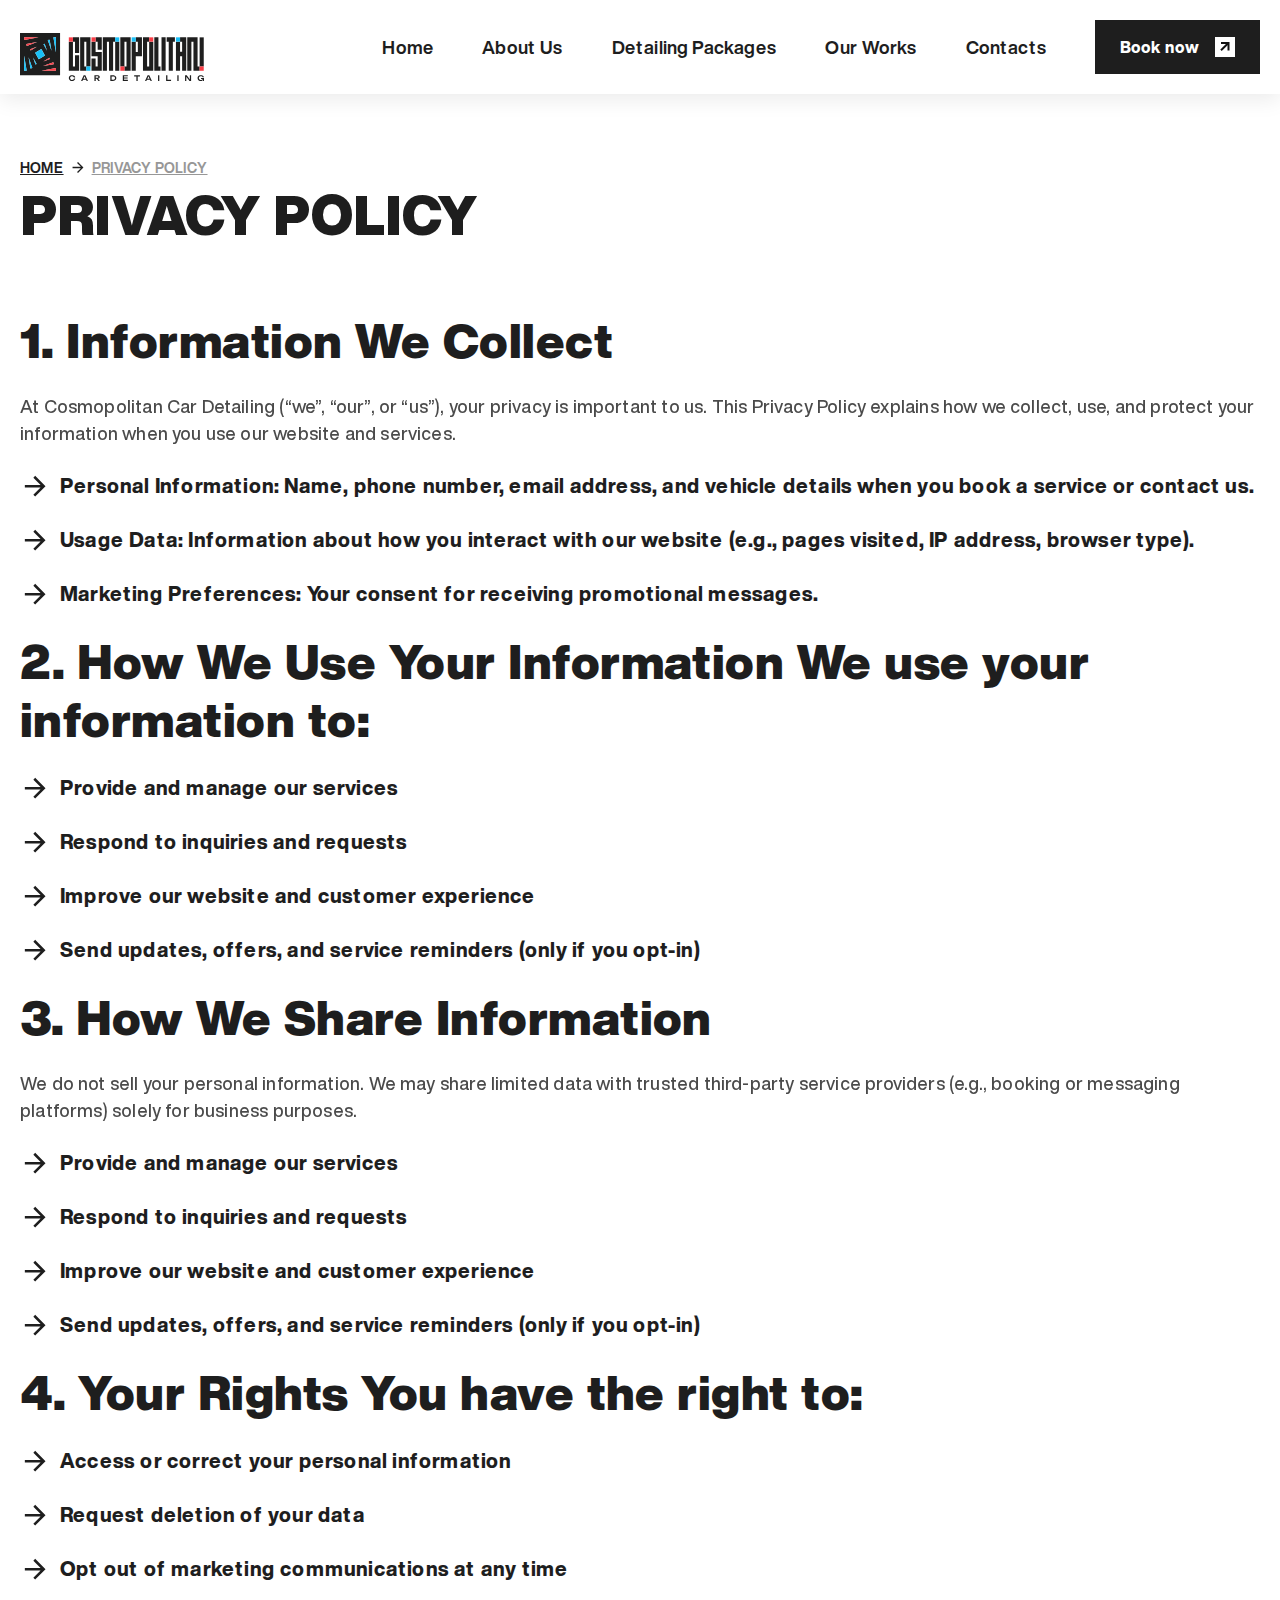
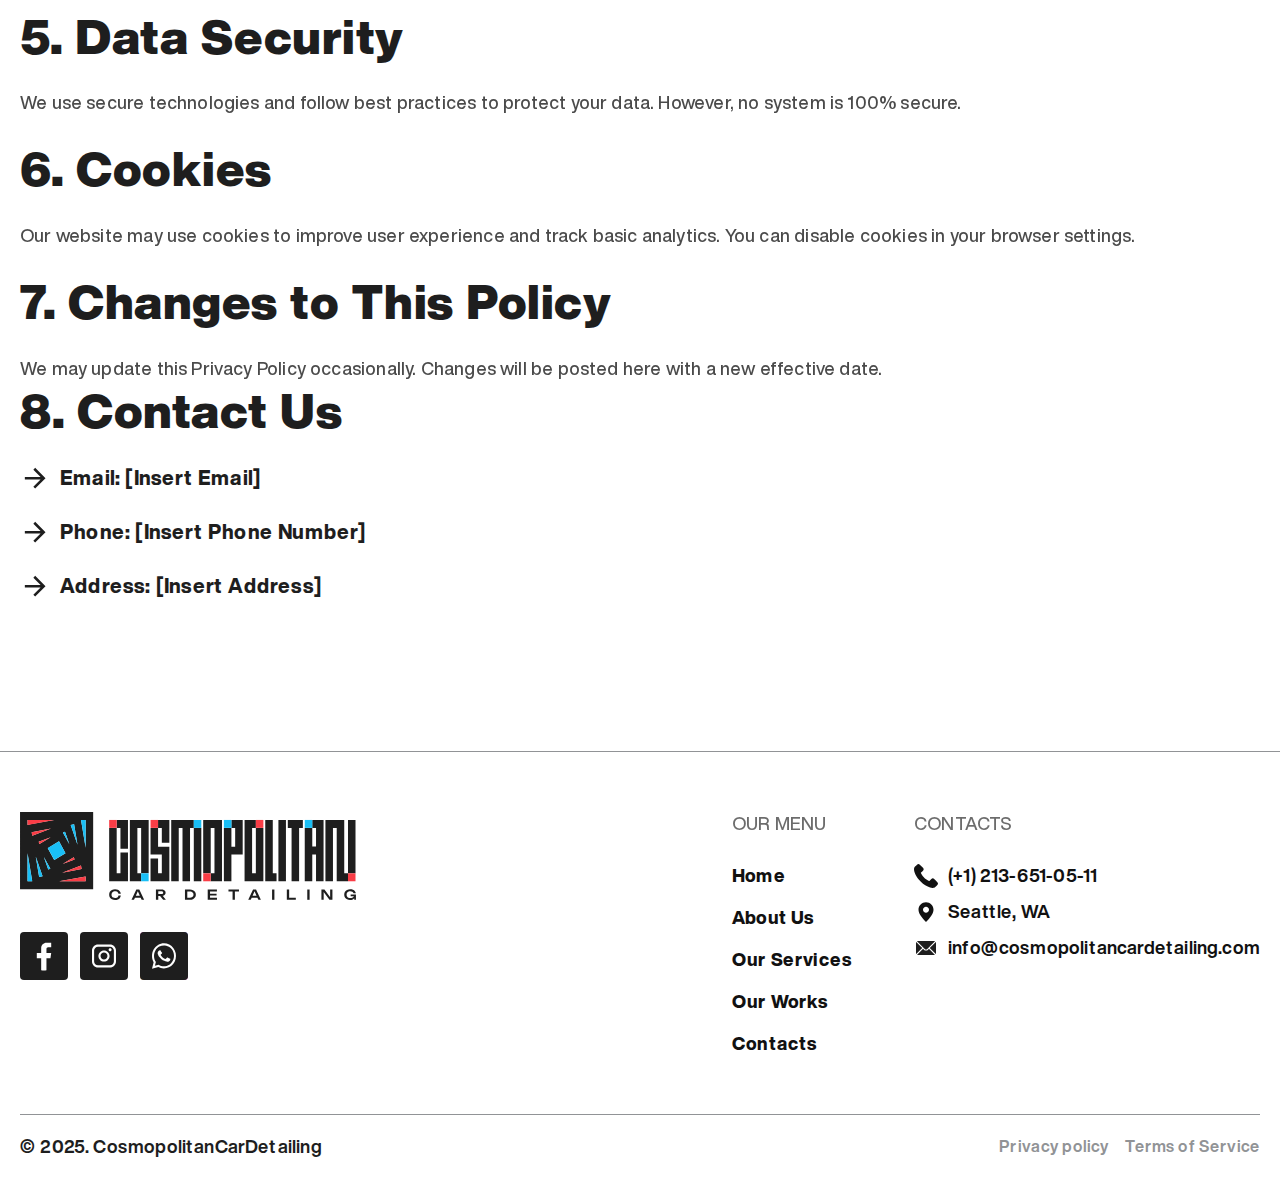
<file: page-privacy.html>
<!DOCTYPE html>
<html lang="en">
<head>
	<meta charset="UTF-8">
	<meta name="viewport" content="width=device-width, initial-scale=1.0">
	<link rel="stylesheet" href="./assets/style/lightbox.css">
	<link rel="stylesheet" href="./assets/style/aos.css">
	<link rel="stylesheet" href="./assets/style/swiper.css">
	<link rel="stylesheet" href="./assets/style/style.css">
	<title>Document</title>
</head>
<body>
	<header class="header">
		<div class="header__bottom">
			<div class="container"> 
				<div class="header__wrap">
					<a href="./index.html" class="logo">
						<img src="./assets/images/logo.svg" alt="Cosmopolitan">
					</a>
					<div class="header__menu">
						<nav>
							<ul>
								<li><a href="/index.html">Home</a></li>
								<li><a href="#about">About us</a></li>
								<li><a href="#services">Detailing Packages</a></li>
								<li><a href="#wokrs">Our works</a></li>
								<li><a href="#contact">contacts</a></li>
							</ul>
						</nav>
						<button data-open="open" class="btn"><span>Book now</span></button>
					
					</div>
					<div class="burger">
						<span></span>
						<span></span>
						<span></span>
					</div>
				</div>
			</div>
			</div>
	</header>
	<main>
		<div class="breadcrumbs">
			<div class="container">
				<div class="breadcrumbs__container">
					<div class="breadcrumbs__wrap">
						<a href="./index.html">home</a>
						<span>
							<svg xmlns="http://www.w3.org/2000/svg" width="12" height="11" viewBox="0 0 12 11" fill="none">
							<path d="M6.00003 0.0533218L5.04003 1.01332L8.83918 4.81928L0.553223 4.81928L0.553223 6.18098L8.83918 6.18098L5.04003 9.98694L6.00003 10.9469L11.4468 5.50013L6.00003 0.0533218Z" fill="#1E1E1E"/>
							</svg>
						</span>
						<span>Privacy Policy</span>
					</div>
					<h1>Privacy Policy</h1>
				</div>
			</div>
		</div>
		<div class="container">
			<article class="article mb-m">
				<h2>1. Information We Collect</h2>
				<p>At Cosmopolitan Car Detailing (“we”, “our”, or “us”), your privacy is important to us. This Privacy Policy explains how we collect, use, and protect your information when you use our website and services.</p>
				<ul>
					<li>Personal Information: Name, phone number, email address, and vehicle details when you book a service or contact us.</li>
					<li>Usage Data: Information about how you interact with our website (e.g., pages visited, IP address, browser type).</li>
					<li>Marketing Preferences: Your consent for receiving promotional messages.</li>
					</ul>
					<h2>2. How We Use Your Information We use your information to:</h2>
					<ul>
						<li>Provide and manage our services</li>
						<li>Respond to inquiries and requests</li>
						<li>Improve our website and customer experience</li>
						<li>Send updates, offers, and service reminders (only if you opt-in)</li>
					</ul>
					<h2>3. How We Share Information</h2>
					<p>We do not sell your personal information. We may share limited data with trusted third-party service providers (e.g., booking or messaging platforms) solely for business purposes.</p>
					<ul>
						<li>Provide and manage our services</li>
						<li>Respond to inquiries and requests</li>
						<li>Improve our website and customer experience</li>
						<li>Send updates, offers, and service reminders (only if you opt-in)</li>
					</ul>
					<h2>4. Your Rights You have the right to:</h2>
					<ul>
						<li>Access or correct your personal information</li>
						<li>Request deletion of your data</li>
						<li>Opt out of marketing communications at any time</li>
					</ul>
					<h2>5. Data Security</h2>
					<p>We use secure technologies and follow best practices to protect your data. However, no system is 100% secure.</p>
					<h2>6. Cookies</h2>
					<p>Our website may use cookies to improve user experience and track basic analytics. You can disable cookies in your browser settings.</p>
					<h2>7. Changes to This Policy</h2>
					<p>We may update this Privacy Policy occasionally. Changes will be posted here with a new effective date.</p>
					<h2>8. Contact Us</h2>
					<ul>
						<li>Email: <a href="mailto:[Insert Email]">[Insert Email]</a> </li>
						<li>Phone: <a href="tel:[Insert Phone Number]">[Insert Phone Number]</a> </li>
						<li>Address: [Insert Address]</li>
					</ul>
			
			
				</article>
		</div>
	<div class="popup">
			<div class="popup-bg" data-close="close"></div>
				<div class="popup-wrapper">
					
					<div class="popup-wrap">
						<div class="popup__container">
						
						<div class="popup__img">
							<img src="./assets/images/popup-img.jpg" alt="Book detailing">
						</div>
						<div class="popup__form">
							<div class="popup__success">
							<svg xmlns="http://www.w3.org/2000/svg" width="100" height="101" viewBox="0 0 100 101" fill="none">
							<circle cx="50" cy="50.5" r="50" fill="#D6F3D6"/>
							<path d="M33 50.9057L43.788 61.7117C44.1 62.0267 44.256 62.1827 44.436 62.2367C44.593 62.2855 44.7616 62.2812 44.916 62.2247C45.093 62.1587 45.24 61.9937 45.534 61.6607L66 38.6147" stroke="#4F983F" stroke-width="4.5" stroke-linecap="round" stroke-linejoin="round"/>
							</svg>
							<p>The form has been sent, we will contact you soon, thank you</p>
						</div>
							<div>Book detailing</div>
							<p> <svg xmlns="http://www.w3.org/2000/svg" width="24" height="24" viewBox="0 0 24 24" fill="none">
							<path d="M8.04453 6.17232H5.48535V11.7577L7.63577 13.9338H14.2993L12.2603 15.9975L14.0703 17.829L19.1996 12.6385L14.0703 7.448L12.2599 9.27994L14.2993 11.3437H8.04453V6.17232Z" fill="#1E1E1E"/>
							</svg>
								Get a free estimate - <strong>Today</strong></p>
							<form action="#" method="post">
								<input type="text" name="name" placeholder="Name">
								<input type="tel" name="phone" placeholder="(+1) ___ ___ ___">
								<input type="email" name="email" placeholder="@email">
								<input type="text" name="service" placeholder="Write Service">								
								<button type="submit" class="btn">SEND NOW</button>
						</form>
						</div>
						
						<button class="close popup-close" data-close="close">
							<svg xmlns="http://www.w3.org/2000/svg" width="31" height="31" viewBox="0 0 31 31" fill="none">
							<path fill-rule="evenodd" clip-rule="evenodd" d="M9.12564 7.35758L7.33876 9.14445L13.592 15.3976L7.33789 21.6518L9.12476 23.4386L15.3788 17.1845L21.6338 23.4395L23.4207 21.6525L17.1657 15.3976L23.4198 9.14358L21.633 7.3567L15.3788 13.6108L9.12564 7.35758Z" fill="#1E1E1E"/>
							</svg>
						</button>
						</div>
					</div>
				
			</div>
		</div>	
	</main>
	<footer class="footer">
		<div class="container">
			<div class="footer__container">
				<div class="footer__top">
					<div class="footer__logo">
						<a href="./index.html" class="logo">
							<img src="./assets/images/logo.svg" alt="Cosmopolitan">
						</a>
						<div class="footer__socials socials">
						<a href="#" target="_blank" rel="nofollow">
							<svg xmlns="http://www.w3.org/2000/svg" width="48" height="48" viewBox="0 0 48 48" fill="none">
							<rect width="48" height="48" rx="4" fill="#1E1E1E"/>
							<path d="M26.4516 17.0199V20.9111H31.1986L30.4469 26.1527H26.4516V38.2293C25.6506 38.342 24.8311 38.4008 23.9992 38.4008C23.0389 38.4008 22.096 38.3232 21.1777 38.173V26.1527H16.7998V20.9111H21.1777V16.1501C21.1777 13.1963 23.5388 10.8008 26.4529 10.8008V10.8033C26.4615 10.8033 26.4689 10.8008 26.4776 10.8008H31.1998V15.334H28.1142C27.1971 15.334 26.4529 16.0887 26.4529 17.0187L26.4516 17.0199Z" fill="white"/>
							</svg>
						</a>
						<a href="#" target="_blank" rel="nofollow">
						<svg width="48" height="48" viewBox="0 0 48 48" fill="none" xmlns="http://www.w3.org/2000/svg">
							<rect width="48" height="48" rx="4" fill="#1E1E1E"/>
							<path d="M29.9937 12.5073H18.006C14.6942 12.5073 12 15.2024 12 18.5151V29.4853C12 32.7981 14.6942 35.4931 18.006 35.4931H29.9937C33.3055 35.4931 35.9997 32.7981 35.9997 29.4853V18.5151C35.9997 15.2024 33.3055 12.5073 29.9937 12.5073ZM14.1187 18.5151C14.1187 16.3713 15.8629 14.6267 18.006 14.6267H29.9937C32.1369 14.6267 33.881 16.3713 33.881 18.5151V29.4853C33.881 31.6291 32.1369 33.3738 29.9937 33.3738H18.006C15.8629 33.3738 14.1187 31.6291 14.1187 29.4853V18.5151Z" fill="white"/>
							<path d="M23.9997 29.5852C27.0794 29.5852 29.5864 27.0789 29.5864 23.997C29.5864 20.915 27.0808 18.4087 23.9997 18.4087C20.9187 18.4087 18.4131 20.915 18.4131 23.997C18.4131 27.0789 20.9187 29.5852 23.9997 29.5852ZM23.9997 20.5294C25.9122 20.5294 27.4676 22.0853 27.4676 23.9983C27.4676 25.9113 25.9122 27.4672 23.9997 27.4672C22.0873 27.4672 20.5318 25.9113 20.5318 23.9983C20.5318 22.0853 22.0873 20.5294 23.9997 20.5294Z" fill="white"/>
							<path d="M30.1029 19.3131C30.9322 19.3131 31.6081 18.6384 31.6081 17.8075C31.6081 16.9765 30.9336 16.3018 30.1029 16.3018C29.2722 16.3018 28.5977 16.9765 28.5977 17.8075C28.5977 18.6384 29.2722 19.3131 30.1029 19.3131Z" fill="white"/>
							</svg>

						</a>
						<a href="#" target="_blank" rel="nofollow">
							<svg width="48" height="48" viewBox="0 0 48 48" fill="none" xmlns="http://www.w3.org/2000/svg">
							<rect width="48" height="48" rx="4" fill="white"/>
							<rect width="48" height="48" rx="4" fill="url(#paint0_linear_259_2319)"/>
							<rect width="48" height="48" rx="4" fill="#1E1E1E"/>
							<path d="M24.0086 11.2944C21.902 11.2948 19.8326 11.8767 18.0086 12.9814C16.1847 14.0862 14.6705 15.675 13.6185 17.5878C12.5665 19.5007 12.0137 21.6702 12.0158 23.8781C12.0179 26.086 12.5747 28.2543 13.6303 30.165L12 36.7058L18.3438 34.9448C19.9511 35.847 21.7336 36.3533 23.5557 36.4251C25.3779 36.4969 27.1916 36.1323 28.8591 35.3591C30.5265 34.5858 32.0038 33.4243 33.1786 31.9628C34.3534 30.5012 35.1948 28.7782 35.6387 26.9247C36.0827 25.0712 36.1176 23.136 35.7407 21.2662C35.3638 19.3964 34.5851 17.6414 33.4638 16.1344C32.3425 14.6274 30.9081 13.4083 29.2697 12.5696C27.6313 11.7309 25.832 11.2948 24.0086 11.2944ZM31.0617 31.2571C29.4513 32.9439 27.3391 34.0031 25.0753 34.2587C22.8116 34.5144 20.5326 33.9513 18.6162 32.6627L14.931 33.6872L15.8729 29.9144C14.7725 28.2891 14.1382 26.368 14.0449 24.3775C13.9515 22.387 14.4029 20.41 15.346 18.6794C16.289 16.9488 17.6843 15.5368 19.3676 14.6096C21.0508 13.6825 22.9518 13.2789 24.8466 13.4464C26.7414 13.6139 28.5511 14.3455 30.0624 15.555C31.5737 16.7645 32.7236 18.4016 33.3768 20.2732C34.0299 22.1449 34.159 24.1733 33.7488 26.1193C33.3387 28.0653 32.4064 29.8479 31.0617 31.2571Z" fill="white"/>
							<path d="M30.3527 27.0333C30.3533 27.2302 30.3356 27.4267 30.2998 27.6206C30.2662 27.8172 30.215 28.0108 30.1468 28.1992C29.9899 28.618 29.1327 29.1308 29.1327 29.1308C28.5236 29.514 27.7957 29.6924 27.0663 29.6371C26.8953 29.6206 26.7254 29.595 26.5574 29.5605C26.2727 29.5004 26.1341 29.4621 26.1341 29.4621C25.9964 29.4238 25.639 29.3175 25.639 29.3175C25.2816 29.2119 25.2012 29.1916 25.2012 29.1916C24.6583 29.0374 24.1322 28.8347 23.63 28.5862C22.472 27.9917 21.2107 26.9263 21.2107 26.9263C20.464 26.2989 19.7888 25.5992 19.1964 24.8389C18.8812 24.3937 18.6097 23.9224 18.3851 23.4306C18.3545 23.3583 18.2037 23.0335 18.2037 23.0335C18.0507 22.7095 17.9971 22.5844 17.9971 22.5844C17.942 22.4585 17.844 22.1981 17.844 22.1981C17.7881 22.0445 17.7424 21.8877 17.707 21.7287C17.6789 21.5853 17.66 21.4404 17.6504 21.2948C17.606 20.5339 18.0063 19.7332 18.0063 19.7332C18.4464 18.8725 18.8734 18.6757 18.8734 18.6757C19.0644 18.5943 19.2614 18.5259 19.4627 18.471C19.662 18.4126 19.8672 18.3738 20.075 18.3553C20.1372 18.3496 20.2 18.3547 20.2602 18.3705C20.4209 18.4117 20.7615 18.9744 20.7615 18.9744C20.8671 19.1263 21.05 19.4084 21.05 19.4084C21.2337 19.6891 21.3875 19.9147 21.3875 19.9147C21.5406 20.1426 21.6845 20.3422 21.6845 20.3422C21.7128 20.374 21.8498 20.5411 21.8498 20.5411C21.9251 20.631 21.9936 20.7257 22.0549 20.8246C22.097 20.8962 22.123 20.9753 22.1314 21.0568C22.1406 21.2224 21.9064 21.4835 21.9064 21.4835C21.7473 21.6564 21.5749 21.8179 21.3906 21.9667C21.2086 22.1125 21.0361 22.2685 20.874 22.4339C20.6383 22.6784 20.6444 22.8274 20.6444 22.8274C20.6536 22.8907 20.6719 22.9525 20.6987 23.0111C20.7492 23.1203 20.7837 23.1767 20.7837 23.1767C20.8174 23.2324 20.9176 23.3684 20.9176 23.3684C21.0179 23.5044 21.0271 23.5203 21.0271 23.5203C21.4891 24.2027 22.039 24.8284 22.6641 25.3828C23.5695 26.148 24.807 26.7129 24.807 26.7129C24.8254 26.7201 24.9792 26.799 24.9792 26.799C25.1323 26.8785 25.1958 26.9038 25.1958 26.9038C25.2586 26.9299 25.3795 26.9646 25.3795 26.9646C25.4436 26.9852 25.5108 26.9957 25.5785 26.9957C25.7362 26.9877 25.9673 26.7389 25.9673 26.7389C26.1227 26.568 26.2674 26.3886 26.4005 26.2015C26.5367 26.0123 26.6874 25.8327 26.8513 25.6641C27.1 25.4146 27.2752 25.4052 27.2752 25.4052C27.3617 25.4045 27.4475 25.4197 27.5278 25.45C27.638 25.4978 27.7451 25.5516 27.8485 25.6113C28.0398 25.7213 28.0781 25.7444 28.0781 25.7444C28.3077 25.8572 28.5618 25.9759 28.5618 25.9759C28.8189 26.0952 29.1342 26.2362 29.1342 26.2362C29.4496 26.3773 29.621 26.459 29.621 26.459C30.2509 26.7165 30.3098 26.8626 30.3098 26.8626C30.3329 26.9172 30.3473 26.9747 30.3527 27.0333Z" fill="white"/>
							<defs>
							<linearGradient id="paint0_linear_259_2319" x1="7.03336" y1="40.9666" x2="40.9666" y2="7.03336" gradientUnits="userSpaceOnUse">
							<stop stop-color="#FAAD4F"/>
							<stop offset="0.35" stop-color="#DD2A7B"/>
							<stop offset="0.62" stop-color="#9537B0"/>
							<stop offset="1" stop-color="#515BD4"/>
							</linearGradient>
							</defs>
							</svg>
						</a>
					</div>
					</div>
					<div class="footer__wrap">
						<nav>
							<ul> 
							<li>
								<a href="#">our menu </a>
								<ul class="sub-menu">
								<li><a href="/index.html">Home</a></li>
								<li><a href="#about">About us</a></li>
								<li><a href="#services">Our services</a></li>
								<li><a href="#wokrs">Our works</a></li>
								<li><a href="#contact">Contacts</a></li>
								</ul>
							</li>
						</ul>
						</nav>
						<div class="footer__block">
							<div class="footer__block__title">Contacts</div>
							
								<div class="footer__contact contact">
						<a href="tel:(+1) 213-651-05-11" class="footer__contact__item contact__item">
							<svg xmlns="http://www.w3.org/2000/svg" width="24" height="24" viewBox="0 0 24 24" fill="none">
								<g clip-path="url(#clip0_259_2290)">
								<path d="M20.1732 14.9925C19.3332 14.1212 18.2412 14.1212 17.3664 14.9925C16.7084 15.6477 16.0575 16.2959 15.3996 16.9511C15.2175 17.1324 15.0706 17.1672 14.8536 17.0626C14.4546 16.8117 13.9787 16.6305 13.5797 16.3726C11.6829 15.1738 10.08 13.6473 8.65917 11.9118C7.96623 11.0405 7.3503 10.1344 6.90934 9.08194C6.83935 8.86586 6.83935 8.75434 7.02133 8.57313C7.71426 7.95279 8.33021 7.30458 8.98814 6.6494C9.89808 5.7433 9.89808 4.69082 8.98814 3.78472C8.44219 3.24106 7.93124 2.73225 7.42029 2.22344C6.87434 1.67977 6.36339 1.13611 5.81744 0.627301C4.97751 -0.2091 3.88562 -0.2091 3.01069 0.627301C2.35276 1.28248 1.70182 1.93069 1.04388 2.58588C0.420938 3.20621 0.0989684 3.93109 0.0219751 4.76052C-0.0900145 6.10573 0.238955 7.40913 0.714911 8.67767C1.70182 11.3263 3.19268 13.6124 4.97751 15.7523C7.42029 18.6588 10.332 20.9449 13.7268 22.5759C15.2596 23.3007 16.8275 23.8793 18.5003 23.9908C19.7042 24.0605 20.726 23.7398 21.559 22.8268C22.105 22.1716 22.7628 21.6279 23.3438 21.0146C24.2187 20.1085 24.2187 19.0212 23.3438 18.15C22.2869 17.0974 21.23 16.045 20.1732 14.9925Z" fill="#111111"/>
								</g>
								<defs>
								<clipPath id="clip0_259_2290">
								<rect width="24" height="24" fill="white"/>
								</clipPath>
								</defs>
								</svg>
								(+1) 213-651-05-11
							</a>
						<div class="footer__contact__item contact__item">
							<svg xmlns="http://www.w3.org/2000/svg" width="30" height="30" viewBox="0 0 30 30" fill="none">
							<path d="M15 2.8125C9.83344 2.8125 5.625 7.02187 5.625 12.1875C5.625 14.8434 6.94687 17.5837 8.66062 20.1469C10.3753 22.7109 12.5194 25.095 14.3372 26.9128C14.513 27.0886 14.7514 27.1873 15 27.1873C15.2486 27.1873 15.487 27.0886 15.6628 26.9128C17.5219 25.0538 19.6659 22.6688 21.3703 20.1141C23.0747 17.5603 24.375 14.8378 24.375 12.1875C24.375 7.02187 20.1666 2.8125 15 2.8125ZM15 8.4375C17.0597 8.4375 18.75 10.1278 18.75 12.1875C18.75 14.2472 17.0597 15.9375 15 15.9375C12.9403 15.9375 11.25 14.2472 11.25 12.1875C11.25 10.1278 12.9403 8.4375 15 8.4375Z" fill="#111111"/>
							</svg>
								Seattle, WA
							</Seattle, WA>
					</div>
					<a href="mailto:info@cosmopolitancardetailing.com" class="footer__contact__item contact__item">
							<svg xmlns="http://www.w3.org/2000/svg" width="24" height="24" viewBox="0 0 24 24" fill="none">
								<path d="M21.8239 6.00391L15.7583 12.0304L21.8239 18.0569C21.9335 17.8277 22.0001 17.5744 22.0001 17.3038V6.75699C22.0001 6.48641 21.9335 6.23309 21.8239 6.00391Z" fill="#1E1E1E"/>
								<path d="M20.2423 5H3.75796C3.48738 5 3.23406 5.06652 3.00488 5.17617L10.7573 12.8896C11.4428 13.5751 12.5575 13.5751 13.2429 12.8896L20.9954 5.17617C20.7662 5.06652 20.5129 5 20.2423 5Z" fill="#1E1E1E"/>
								<path d="M2.17617 6.00391C2.06652 6.23309 2 6.48641 2 6.75699V17.3038C2 17.5744 2.06652 17.8278 2.17617 18.0569L8.24176 12.0304L2.17617 6.00391Z" fill="#1E1E1E"/>
								<path d="M14.9298 12.8594L14.0715 13.7177C12.9293 14.8599 11.0709 14.8599 9.92875 13.7177L9.07046 12.8594L3.00488 18.8859C3.23406 18.9956 3.48738 19.0621 3.75796 19.0621H20.2423C20.5129 19.0621 20.7662 18.9956 20.9954 18.8859L14.9298 12.8594Z" fill="#1E1E1E"/>
								</svg>
								info@cosmopolitancardetailing.com
							</a>
					</div>
						</div>
					</div>
				</div>
		
				<div class="footer__copy">
					<p>© 2025. CosmopolitanCarDetailing </p>
					<nav>
						<ul>
							<li><a href="./page.html">Privacy policy</a></li>
							<li><a href="./page.html">Terms of Service</a></li>
						</ul>
					</nav>
				</div>
			</div>
		</div>
	</footer>
	<script src="./assets/js/jquery.js"></script>
	<script src="./assets/js/aos.js"></script>
	<script src="./assets/js/lightbox.js"></script>
	<script src="./assets/js/swiper.js"></script>
	<script src="./assets/js/script.js"></script>
</body>
</html>
</file>
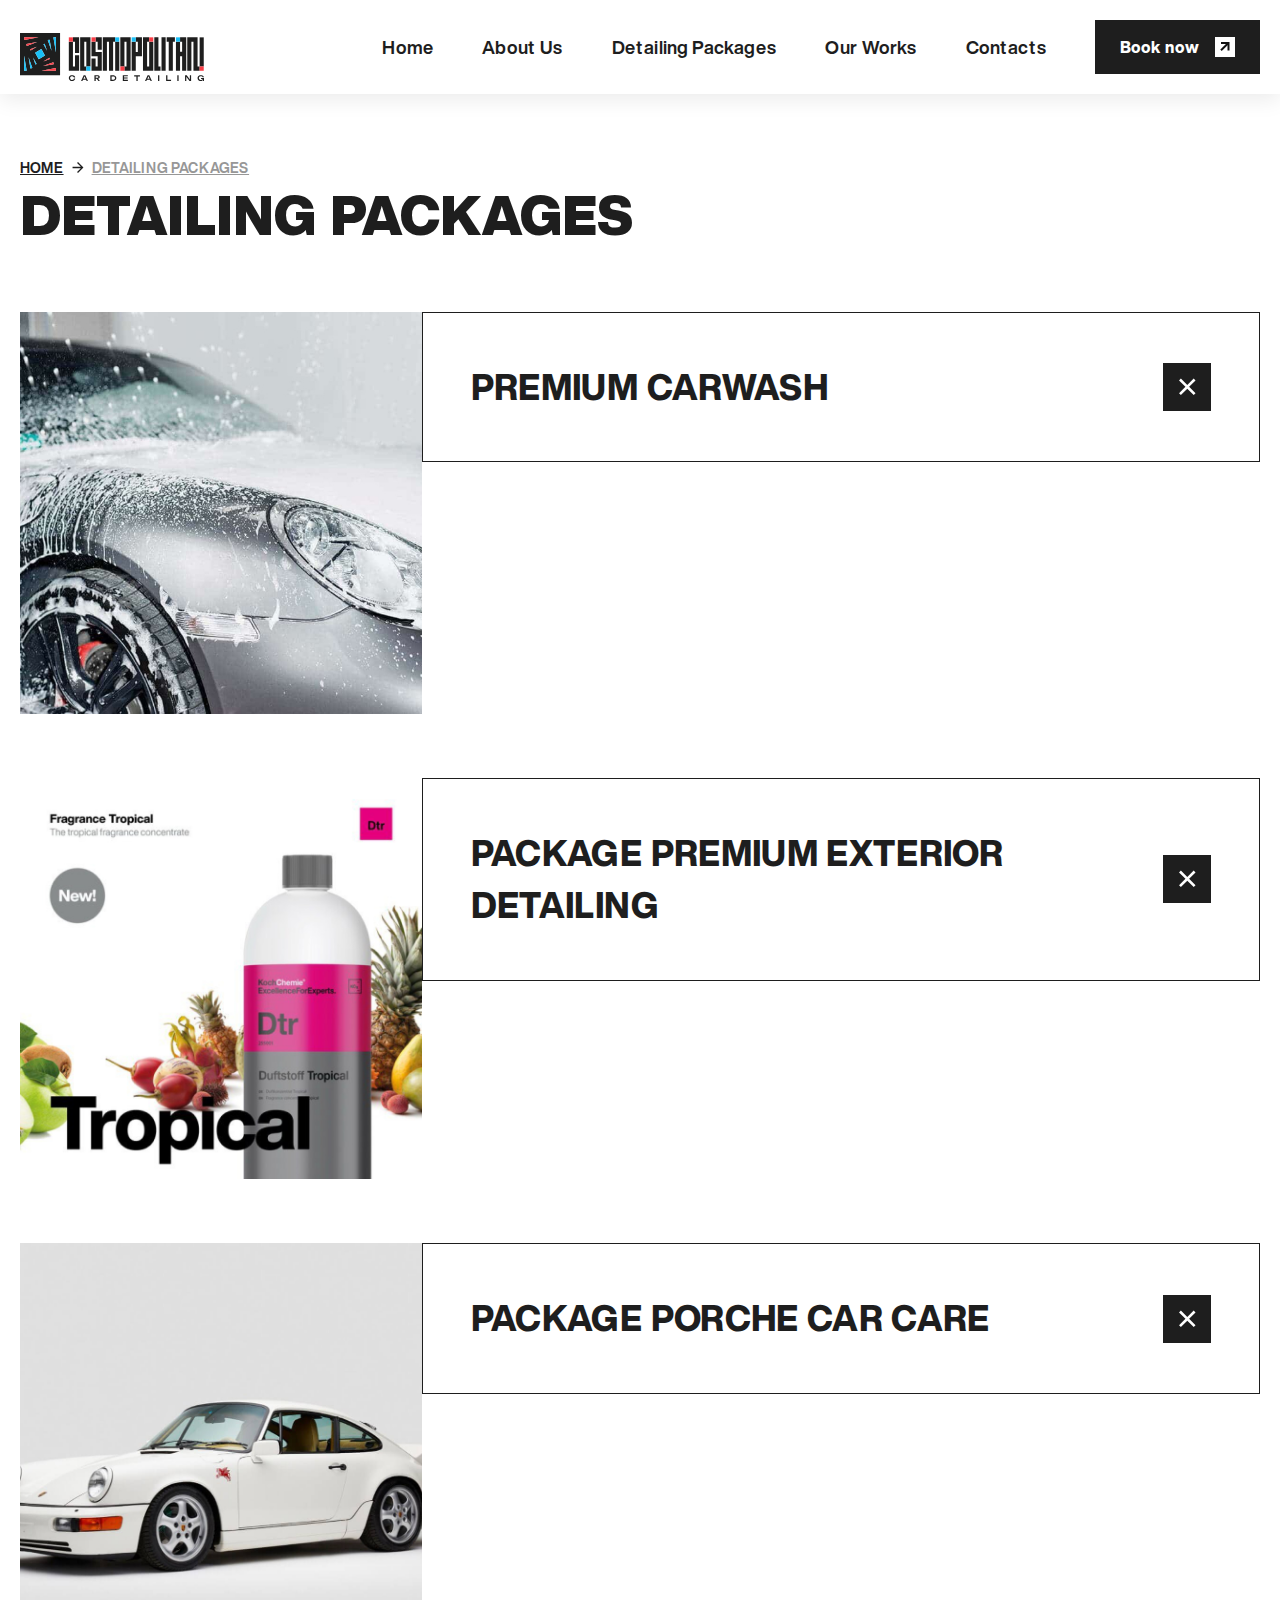
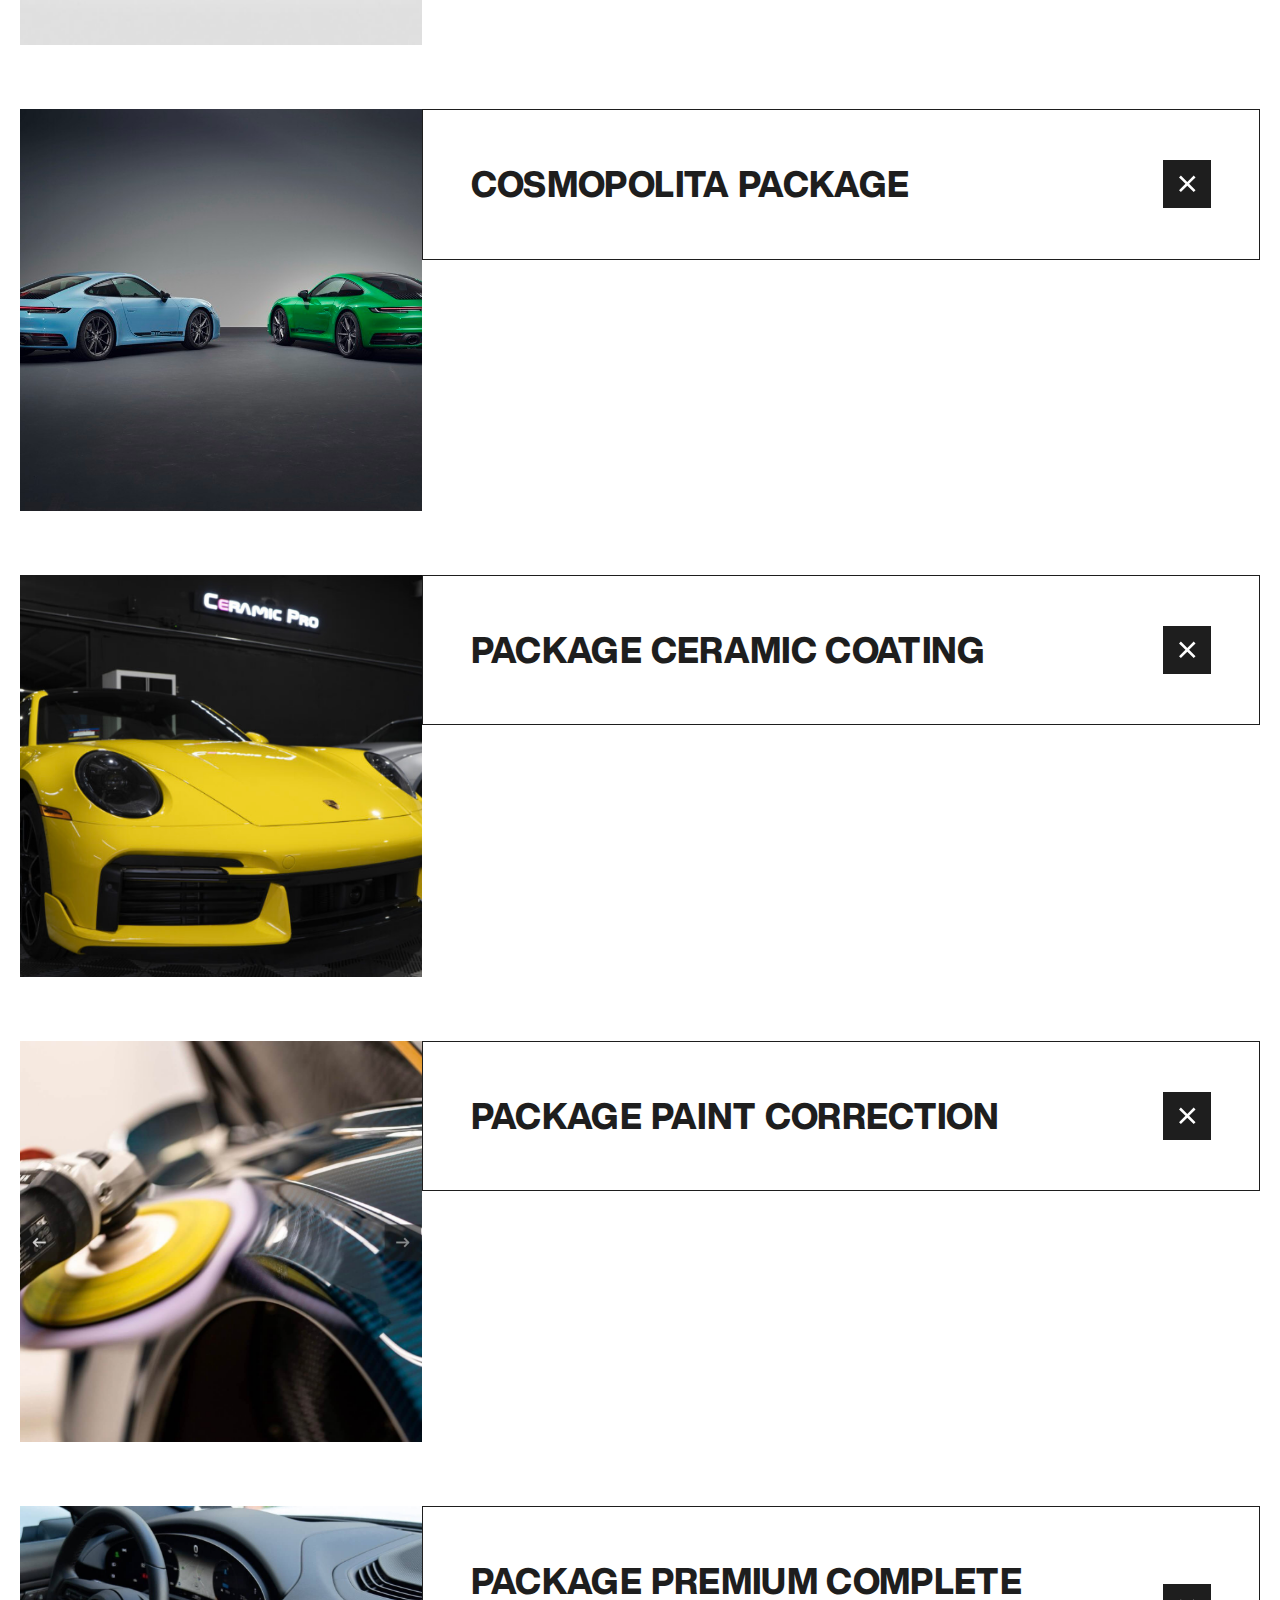
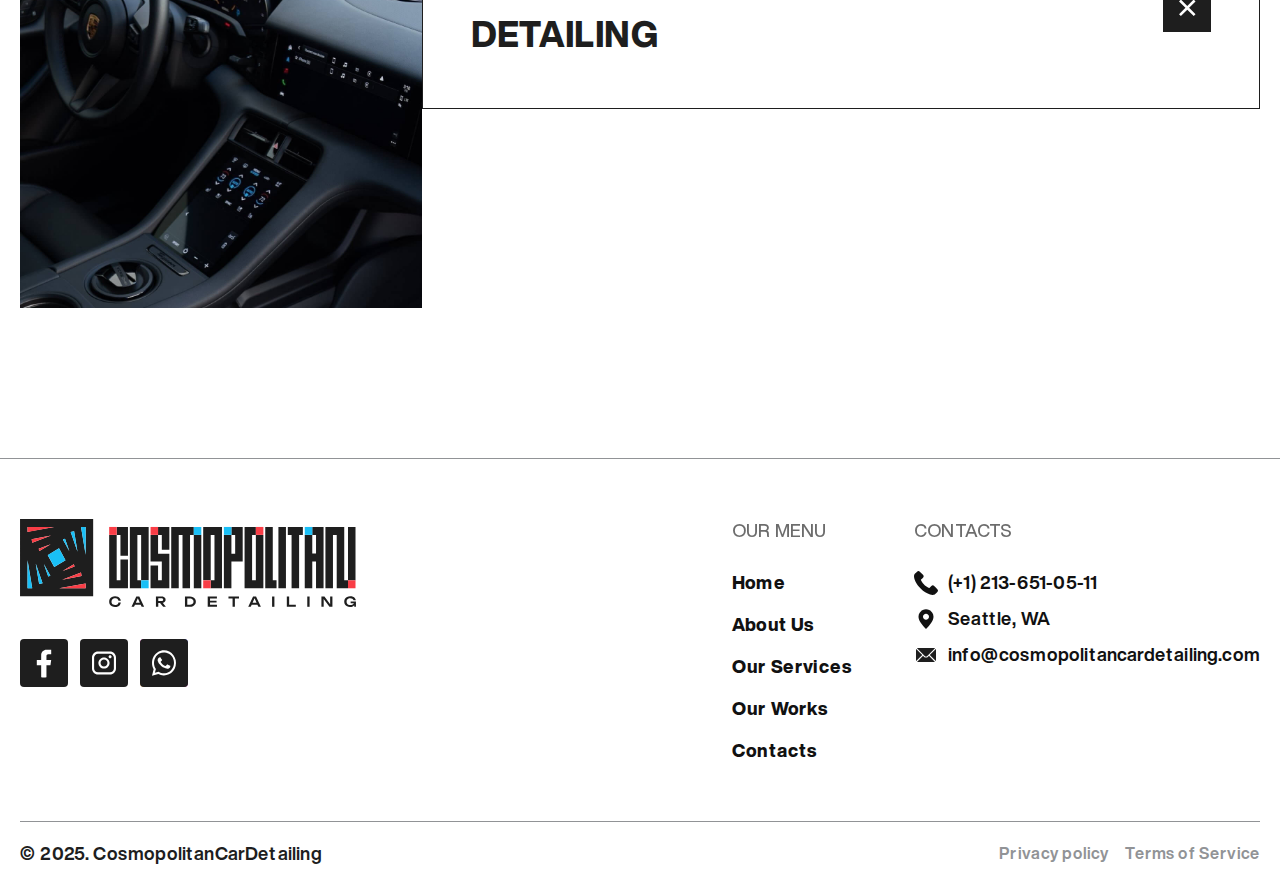
<file: page-services.html>
<!DOCTYPE html>
<html lang="en">
<head>
	<meta charset="UTF-8">
	<meta name="viewport" content="width=device-width, initial-scale=1.0">
	<link rel="stylesheet" href="./assets/style/lightbox.css">
	<link rel="stylesheet" href="./assets/style/aos.css">
	<link rel="stylesheet" href="./assets/style/swiper.css">
	<link rel="stylesheet" href="./assets/style/style.css">
	<title>Document</title>
</head>
<body>
	<header class="header">
		<div class="header__bottom">
			<div class="container"> 
				<div class="header__wrap">
					<a href="./index.html" class="logo">
						<img src="./assets/images/logo.svg" alt="Cosmopolitan">
					</a>
					<div class="header__menu">
						<nav>
							<ul>
								<li><a href="/index.html">Home</a></li>
								<li><a href="#about">About us</a></li>
								<li><a href="#services">Detailing Packages</a></li>
								<li><a href="#wokrs">Our works</a></li>
								<li><a href="#contact">contacts</a></li>
							</ul>
						</nav>
						<button data-open="open" class="btn"><span>Book now</span></button>
					
					</div>
					<div class="burger">
						<span></span>
						<span></span>
						<span></span>
					</div>
				</div>
			</div>
			</div>
	</header>
	<main>
		<div class="breadcrumbs">
			<div class="container">
				<div class="breadcrumbs__container">
					<div class="breadcrumbs__wrap">
						<a href="./index.html">home</a>
						<span>
							<svg xmlns="http://www.w3.org/2000/svg" width="12" height="11" viewBox="0 0 12 11" fill="none">
							<path d="M6.00003 0.0533218L5.04003 1.01332L8.83918 4.81928L0.553223 4.81928L0.553223 6.18098L8.83918 6.18098L5.04003 9.98694L6.00003 10.9469L11.4468 5.50013L6.00003 0.0533218Z" fill="#1E1E1E"/>
							</svg>
						</span>
						<span>Detailing Packages</span>
					</div>
					<h1>Detailing Packages</h1>
				</div>
			</div>
		</div>
		<section class="services mb-m">
			<div class="container">
				<div class="services__container">
					<div class="services__item">
						<img class="services__item__img" src="./assets/images/work-img2.jpg" alt="Premium CarWash">				
						<div class="services__item__info accord-item" >
						<div class="services__item__top accord-item-top">
							<h2>Premium CarWash</h2>
							<div class="services__item-icon">
								<svg xmlns="http://www.w3.org/2000/svg" width="33" height="33" viewBox="0 0 33 33" fill="none">
								<path fill-rule="evenodd" clip-rule="evenodd" d="M10.1895 7.82172L8.30073 9.7105L14.9105 16.3203L8.2998 22.9311L10.1886 24.8199L16.7993 18.2091L23.411 24.8208L25.2998 22.9319L18.6881 16.3203L25.2989 9.70958L23.4101 7.8208L16.7993 14.4315L10.1895 7.82172Z" fill="white"/>
								</svg>
							</div>
						</div>
						<div class="services__item-bottom accord-item-bottom">
							<div class="services__item-bottom-wrap">
								<h3>How it works</h3>
								<ul>
									<li>
										<strong>Rinse</strong>
										Touch less with Green star pH 12,5 Highly concentrated, phosphate- and solvent-free, alkaline universal cleaner.
									</li>
									<li>
										<strong>Hand Wash</strong>
										With shampoo Active Foam pH 9,5 The attractive and long-lasting odour of sandalwood provides an intensive fragrance experience and Ceramic Effect Shampoo to its neutral pH composition, it does not cause corrosion on waxed or sealed surfaces
									</li>
									<li>
										<strong>Clearing</strong>
										With Nano Skin Scrub it safely and easily removes paint over spray, water spots, fresh tree sap, rail dust and other bonded surface
									</li>
									<li>
										<strong>Cleaning wheels</strong>
										Acid-free wheel cleaner Mwc pH 5,5 Magic Wheel Cleaner is our powerful, viscous, acid-free rim cleaner that provides innovative performance to mildly and thoroughly clean rims and rim wells.
									</li>
								</ul>

								<img src="./assets/images/services-img2.jpg" alt="Drying">
								<ul>
									<li>
										<strong>Drying</strong>
										With Soft Microfiber Towels. Removing water from all air vents, radiator grilles, mirrors or hidden places in cars. Protector Wax pH 4,5
									</li>
									<li>
										<strong>Protector Wax pH 4,5</strong>
										High-gloss, lotus effect and protection. The innovative high-tech conserving wax sets new standards in matters of protection, durability, extreme deep gloss, long-term water repellence (lotus effect), easy-to- clean performance and vehicle drying without micro-beading.
									</li>
								</ul>
								<img src="./assets/images/services-img1.jpg" alt="Drying">
								<ul>
									<li>
										<strong>Tire Dressing</strong>
										Tire Glaze is a premium, high-gloss tire dressing designed to enhance and protect rubber surfaces. Its advanced formula provides a deep black, wet-look finish while offering long-lasting protection against dirt, water, and UV rays. The specially developed care components bond firmly with the surface, ensuring durability and resistance to fading. Fast-drying and easy to apply, Tire Glaze delivers a clean, sling-free shine for a premium appearance.
									</li>
									<li>
										<strong>Plastic Care</strong>
										NanoMagic Plast Care Maintains and protects all external plastic parts (trim, rubber, etc.). The treated parts regain their original, new appearance and are protected against damaging environmental factors. The premium product for professional vehicle care with unmatched durability.
									</li>
								</ul>
								<hr>
								<h3>INTERIOR</h3>
								<ul>
									<li><strong>Vacuuming</strong></li>
									<li><strong>Wipe down</strong></li>
									<li><strong>Clean windows</strong></li>
								</ul>
								<p>Work time is from 2 hours</p>
								<hr>
								<h3>DETAILED PRICING</h3>
								<ul>
									<li><strong>Coupe $250,00</strong></li>
									<li><strong>Sedan $300,00</strong></li>
									<li><strong>SUV Midsize $350,00</strong></li>
									<li><strong>SUV large $400,00</strong></li>
								</ul>
								<button class="btn secondary-btn" data-open="open">GET FREE QUOTE</button>
							</div>
						</div>
						</div>
					</div>
					<div class="services__item">
						<img class="services__item__img" src="./assets/images/detailing-img2.jpg" alt="Package premium exterior detailing">				
						<div class="services__item__info accord-item" >
						<div class="services__item__top accord-item-top">
							<h2>Package premium exterior detailing</h2>
							<div class="services__item-icon">
								<svg xmlns="http://www.w3.org/2000/svg" width="33" height="33" viewBox="0 0 33 33" fill="none">
								<path fill-rule="evenodd" clip-rule="evenodd" d="M10.1895 7.82172L8.30073 9.7105L14.9105 16.3203L8.2998 22.9311L10.1886 24.8199L16.7993 18.2091L23.411 24.8208L25.2998 22.9319L18.6881 16.3203L25.2989 9.70958L23.4101 7.8208L16.7993 14.4315L10.1895 7.82172Z" fill="white"/>
								</svg>
							</div>
						</div>
						<div class="services__item-bottom accord-item-bottom">
							<div class="services__item-bottom-wrap">
								<h3>ProductSystem KochChemie®</h3>
								<hr>
								<h4>Includes</h4>
								<ul>
									<li><strong>Premium CarWash,</strong></li>
									<li><strong>Cleaning, Care and Refreshing </strong></li>
									<li><strong>Fresh Up Fragrance</strong></li>
									<li><strong>Seats, Plastics, Vacuuming, Consoles, Interior trim, Floor & Floor mats, Ceiling, Trunk, Windows, Care for Leather & Alcantara </strong></li>
								</ul>
								<img src="./assets/images/services-img23jpg.jpg" alt="Pol Star pH 7,0">
								<img src="./assets/images/services-img4jpg.jpg" alt="Pol Star pH 7,0">
								<img src="./assets/images/services-img5.jpg" alt="Pol Star pH 7,0">
								<ul>
									<li>
										<strong>Pol Star pH 7,0</strong>
										Textile, leather and alcantara cleaner Effective neutral cleaner with protection formula for leather, alcantara and textiles such as upholstery and carpets.
									</li>
									<li>
										<strong>Top star </strong>
										Premium emulsion for deep pore cleaning and refreshing of plastic and rubber parts such as consoles, interior trim, seals, etc. Top Star gives the surface a persistent semi-gloss natural shine and protects it from new contaminants and ultraviolet radiation for a long time. Special active ingredients give the plastic elasticity, have an antistatic effect and give it a new attractive appearance. It has a fresh aroma.
									</li>
									<li>
										<strong>Protect Leather Care</strong>
										Premium emulsion for the care of all leather parts. Creates a colour-refreshing sleek result and intensifies the incomparable smell of leather. Provides all types of leather with the necessary care and a pleasantly soft feel.
									</li>
									<li>
										<strong>Fresh Up</strong>
										Sprayable special product for eliminating unpleasant smells in vehicles, caravans, boats, sanitary, residential and commercial areas. The odour molecules of tobacco smoke, animal smells, decomposition processes, etc. are encapsulated and thus made ineffective. Fresh Up deodorises the treated rooms, textiles and areas with a fresh fragrance. 
									</li>
								</ul>
								<img src="./assets/images/detailing-img2.jpg" alt="Pol Star">
								<h3>Detailed Pricing</h3>
								<h4>Models</h4>
								<ul>
									<li><strong>Coupe  $490.00</strong></li>
									<li><strong>Sedan  $590.00</strong></li>
									<li><strong>SUV Midsize  $690.00</strong></li>
									<li><strong>SUV Large $790.00</strong></li>
								</ul>
								<button class="btn secondary-btn" data-open="open">GET FREE QUOTE</button>
							</div>
						</div>
						</div>
					</div>
					<div class="services__item">
						<img class="services__item__img" src="./assets/images/detailing-img7.jpg" alt="Package porche car care">				
						<div class="services__item__info accord-item" >
						<div class="services__item__top accord-item-top">
							<h2>Package porche car care</h2>
							<div class="services__item-icon">
								<svg xmlns="http://www.w3.org/2000/svg" width="33" height="33" viewBox="0 0 33 33" fill="none">
								<path fill-rule="evenodd" clip-rule="evenodd" d="M10.1895 7.82172L8.30073 9.7105L14.9105 16.3203L8.2998 22.9311L10.1886 24.8199L16.7993 18.2091L23.411 24.8208L25.2998 22.9319L18.6881 16.3203L25.2989 9.70958L23.4101 7.8208L16.7993 14.4315L10.1895 7.82172Z" fill="white"/>
								</svg>
							</div>
						</div>
						<div class="services__item-bottom accord-item-bottom">
							<div class="services__item-bottom-wrap">
								<h3>How it works</h3>
								<ul>
									<li>
										<strong>Rinse</strong>
										<p>Touch less with Green star pH 12,5 Highly concentrated, phosphate- and solvent-free, alkaline universal cleaner.</p>
									</li>
									<li>
										<strong>Hand Wash</strong>
										<p>With shampoo Active Foam pH 9,5 The attractive and long-lasting odour of sandalwood provides an intensive fragrance experience and Ceramic Effect Shampoo to its neutral pH composition, it does not cause corrosion on waxed or sealed surfaces</p>
									</li>
									<li>
										<strong>Clearing</strong>
										<p>With Nano Skin Scrub it safely and easily removes paint over spray, water spots, fresh tree sap, rail dust and other bonded surface</p>
									</li>
									<li>
										<strong>Cleaning wheels</strong>
										<p>Acid-free wheel cleaner Mwc pH 5,5 Magic Wheel Cleaner is our powerful, viscous, acid-free rim cleaner that provides innovative performance to mildly and thoroughly clean rims and rim wells.</p>
									</li>
									<li>
										<strong>Drying</strong>
										<p>With Soft Microfiber Towels. Removing water from all air vents, radiator grilles, mirrors or hidden places in cars. Protector Wax pH 4,5</p>
									</li>
								</ul>
								<p>High-gloss, lotus effect and protection. The innovative high-tech conserving wax sets new standards in matters of protection, durability, extreme deep gloss, long-term water repellence (lotus effect), easy-to- clean performance and vehicle drying without micro-beading.</p>

								<img src="./assets/images/services-img1.jpg" alt="Drying">
								<ul>
									<li>
										<strong>Protector Wax pH 4,5</strong>
										<p>High-gloss, lotus effect and protection. The innovative high-tech conserving wax sets new standards in matters of protection, durability, extreme deep gloss, long-term water repellence (lotus effect), easy-to- clean performance and vehicle drying without micro-beading.</p>
									</li>
									<li>
										<strong>Tire Dressing</strong>
										<p>Tire Glaze is a premium, high-gloss tire dressing designed to enhance and protect rubber surfaces. Its advanced formula provides a deep black, wet-look finish while offering long-lasting protection against dirt, water, and UV rays. The specially developed care components bond firmly with the surface, ensuring durability and resistance to fading. Fast-drying and easy to apply, Tire Glaze delivers a clean, sling-free shine for a premium appearance.</p>
									</li>
									<li>
										<strong>Plastic Care</strong>
										<p>NanoMagic Plast Care Maintains and protects all external plastic parts (trim, rubber, etc.). The treated parts regain their original, new appearance and are protected against damaging environmental factors. The premium product for professional vehicle care with unmatched durability.</p>
									</li>
								</ul>
							</div>
						</div>
						</div>
					</div>
					<div class="services__item">
						<img class="services__item__img" src="./assets/images/detailing-img8.jpg" alt="Cosmopolita package">				
						<div class="services__item__info accord-item" >
						<div class="services__item__top accord-item-top">
							<h2>Cosmopolita package</h2>
							<div class="services__item-icon">
								<svg xmlns="http://www.w3.org/2000/svg" width="33" height="33" viewBox="0 0 33 33" fill="none">
								<path fill-rule="evenodd" clip-rule="evenodd" d="M10.1895 7.82172L8.30073 9.7105L14.9105 16.3203L8.2998 22.9311L10.1886 24.8199L16.7993 18.2091L23.411 24.8208L25.2998 22.9319L18.6881 16.3203L25.2989 9.70958L23.4101 7.8208L16.7993 14.4315L10.1895 7.82172Z" fill="white"/>
								</svg>
							</div>
						</div>
						<div class="services__item-bottom accord-item-bottom">
							<div class="services__item-bottom-wrap">
								<h3>How it works</h3>
								<ul>
									<li>
										<strong>Rinse</strong>
										<p>Touch less with Green star pH 12,5 Highly concentrated, phosphate- and solvent-free, alkaline universal cleaner.</p>
									</li>
									<li>
										<strong>Hand Wash</strong>
										<p>With shampoo Active Foam pH 9,5 The attractive and long-lasting odour of sandalwood provides an intensive fragrance experience and Ceramic Effect Shampoo to its neutral pH composition, it does not cause corrosion on waxed or sealed surfaces</p>
									</li>
									<li>
										<strong>Clearing</strong>
										<p>With Nano Skin Scrub it safely and easily removes paint over spray, water spots, fresh tree sap, rail dust and other bonded surface</p>
									</li>
									<li>
										<strong>Cleaning wheels</strong>
										<p>Acid-free wheel cleaner Mwc pH 5,5 Magic Wheel Cleaner is our powerful, viscous, acid-free rim cleaner that provides innovative performance to mildly and thoroughly clean rims and rim wells.</p>
									</li>
									<li>
										<strong>Drying</strong>
										<p>With Soft Microfiber Towels. Removing water from all air vents, radiator grilles, mirrors or hidden places in cars. Protector Wax pH 4,5</p>
									</li>
								</ul>
								<p>High-gloss, lotus effect and protection. The innovative high-tech conserving wax sets new standards in matters of protection, durability, extreme deep gloss, long-term water repellence (lotus effect), easy-to- clean performance and vehicle drying without micro-beading.</p>

								<img src="./assets/images/services-img1.jpg" alt="Drying">
								<ul>
									<li>
										<strong>Protector Wax pH 4,5</strong>
										<p>High-gloss, lotus effect and protection. The innovative high-tech conserving wax sets new standards in matters of protection, durability, extreme deep gloss, long-term water repellence (lotus effect), easy-to- clean performance and vehicle drying without micro-beading.</p>
									</li>
									<li>
										<strong>Tire Dressing</strong>
										<p>Tire Glaze is a premium, high-gloss tire dressing designed to enhance and protect rubber surfaces. Its advanced formula provides a deep black, wet-look finish while offering long-lasting protection against dirt, water, and UV rays. The specially developed care components bond firmly with the surface, ensuring durability and resistance to fading. Fast-drying and easy to apply, Tire Glaze delivers a clean, sling-free shine for a premium appearance.</p>
									</li>
									<li>
										<strong>Plastic Care</strong>
										<p>NanoMagic Plast Care Maintains and protects all external plastic parts (trim, rubber, etc.). The treated parts regain their original, new appearance and are protected against damaging environmental factors. The premium product for professional vehicle care with unmatched durability.</p>
									</li>
								</ul>
							</div>
						</div>
						</div>
					</div>
					<div class="services__item">
						<img class="services__item__img" src="./assets/images/detailing-img5.png" alt="Package Ceramic coating">				
						<div class="services__item__info accord-item" >
						<div class="services__item__top accord-item-top">
							<h2>Package Ceramic coating</h2>
							<div class="services__item-icon">
								<svg xmlns="http://www.w3.org/2000/svg" width="33" height="33" viewBox="0 0 33 33" fill="none">
								<path fill-rule="evenodd" clip-rule="evenodd" d="M10.1895 7.82172L8.30073 9.7105L14.9105 16.3203L8.2998 22.9311L10.1886 24.8199L16.7993 18.2091L23.411 24.8208L25.2998 22.9319L18.6881 16.3203L25.2989 9.70958L23.4101 7.8208L16.7993 14.4315L10.1895 7.82172Z" fill="white"/>
								</svg>
							</div>
						</div>
						<div class="services__item-bottom accord-item-bottom">
							<div class="services__item-bottom-wrap">
								<h3>How it works</h3>
								<ul>
									<li>
										<strong>Rinse</strong>
										<p>Touch less with Green star pH 12,5 Highly concentrated, phosphate- and solvent-free, alkaline universal cleaner.</p>
									</li>
									<li>
										<strong>Hand Wash</strong>
										<p>With shampoo Active Foam pH 9,5 The attractive and long-lasting odour of sandalwood provides an intensive fragrance experience and Ceramic Effect Shampoo to its neutral pH composition, it does not cause corrosion on waxed or sealed surfaces</p>
									</li>
									<li>
										<strong>Clearing</strong>
										<p>With Nano Skin Scrub it safely and easily removes paint over spray, water spots, fresh tree sap, rail dust and other bonded surface</p>
									</li>
									<li>
										<strong>Cleaning wheels</strong>
										<p>Acid-free wheel cleaner Mwc pH 5,5 Magic Wheel Cleaner is our powerful, viscous, acid-free rim cleaner that provides innovative performance to mildly and thoroughly clean rims and rim wells.</p>
									</li>
									<li>
										<strong>Drying</strong>
										<p>With Soft Microfiber Towels. Removing water from all air vents, radiator grilles, mirrors or hidden places in cars. Protector Wax pH 4,5</p>
									</li>
								</ul>
								<p>High-gloss, lotus effect and protection. The innovative high-tech conserving wax sets new standards in matters of protection, durability, extreme deep gloss, long-term water repellence (lotus effect), easy-to- clean performance and vehicle drying without micro-beading.</p>

								<img src="./assets/images/services-img1.jpg" alt="Drying">
								<ul>
									<li>
										<strong>Protector Wax pH 4,5</strong>
										<p>High-gloss, lotus effect and protection. The innovative high-tech conserving wax sets new standards in matters of protection, durability, extreme deep gloss, long-term water repellence (lotus effect), easy-to- clean performance and vehicle drying without micro-beading.</p>
									</li>
									<li>
										<strong>Tire Dressing</strong>
										<p>Tire Glaze is a premium, high-gloss tire dressing designed to enhance and protect rubber surfaces. Its advanced formula provides a deep black, wet-look finish while offering long-lasting protection against dirt, water, and UV rays. The specially developed care components bond firmly with the surface, ensuring durability and resistance to fading. Fast-drying and easy to apply, Tire Glaze delivers a clean, sling-free shine for a premium appearance.</p>
									</li>
									<li>
										<strong>Plastic Care</strong>
										<p>NanoMagic Plast Care Maintains and protects all external plastic parts (trim, rubber, etc.). The treated parts regain their original, new appearance and are protected against damaging environmental factors. The premium product for professional vehicle care with unmatched durability.</p>
									</li>
								</ul>
							</div>
						</div>
						</div>
					</div>
					<div class="services__item">
						<img class="services__item__img" src="./assets/images/detailing-img6.jpg" alt="Package Paint Correction">				
						<div class="services__item__info accord-item" >
						<div class="services__item__top accord-item-top">
							<h2>Package Paint Correction</h2>
							<div class="services__item-icon">
								<svg xmlns="http://www.w3.org/2000/svg" width="33" height="33" viewBox="0 0 33 33" fill="none">
								<path fill-rule="evenodd" clip-rule="evenodd" d="M10.1895 7.82172L8.30073 9.7105L14.9105 16.3203L8.2998 22.9311L10.1886 24.8199L16.7993 18.2091L23.411 24.8208L25.2998 22.9319L18.6881 16.3203L25.2989 9.70958L23.4101 7.8208L16.7993 14.4315L10.1895 7.82172Z" fill="white"/>
								</svg>
							</div>
						</div>
						<div class="services__item-bottom accord-item-bottom">
							<div class="services__item-bottom-wrap">
								<h3>How it works</h3>
								<ul>
									<li>
										<strong>Rinse</strong>
										<p>Touch less with Green star pH 12,5 Highly concentrated, phosphate- and solvent-free, alkaline universal cleaner.</p>
									</li>
									<li>
										<strong>Hand Wash</strong>
										<p>With shampoo Active Foam pH 9,5 The attractive and long-lasting odour of sandalwood provides an intensive fragrance experience and Ceramic Effect Shampoo to its neutral pH composition, it does not cause corrosion on waxed or sealed surfaces</p>
									</li>
									<li>
										<strong>Clearing</strong>
										<p>With Nano Skin Scrub it safely and easily removes paint over spray, water spots, fresh tree sap, rail dust and other bonded surface</p>
									</li>
									<li>
										<strong>Cleaning wheels</strong>
										<p>Acid-free wheel cleaner Mwc pH 5,5 Magic Wheel Cleaner is our powerful, viscous, acid-free rim cleaner that provides innovative performance to mildly and thoroughly clean rims and rim wells.</p>
									</li>
									<li>
										<strong>Drying</strong>
										<p>With Soft Microfiber Towels. Removing water from all air vents, radiator grilles, mirrors or hidden places in cars. Protector Wax pH 4,5</p>
									</li>
								</ul>
								<p>High-gloss, lotus effect and protection. The innovative high-tech conserving wax sets new standards in matters of protection, durability, extreme deep gloss, long-term water repellence (lotus effect), easy-to- clean performance and vehicle drying without micro-beading.</p>

								<img src="./assets/images/services-img1.jpg" alt="Drying">
								<ul>
									<li>
										<strong>Protector Wax pH 4,5</strong>
										<p>High-gloss, lotus effect and protection. The innovative high-tech conserving wax sets new standards in matters of protection, durability, extreme deep gloss, long-term water repellence (lotus effect), easy-to- clean performance and vehicle drying without micro-beading.</p>
									</li>
									<li>
										<strong>Tire Dressing</strong>
										<p>Tire Glaze is a premium, high-gloss tire dressing designed to enhance and protect rubber surfaces. Its advanced formula provides a deep black, wet-look finish while offering long-lasting protection against dirt, water, and UV rays. The specially developed care components bond firmly with the surface, ensuring durability and resistance to fading. Fast-drying and easy to apply, Tire Glaze delivers a clean, sling-free shine for a premium appearance.</p>
									</li>
									<li>
										<strong>Plastic Care</strong>
										<p>NanoMagic Plast Care Maintains and protects all external plastic parts (trim, rubber, etc.). The treated parts regain their original, new appearance and are protected against damaging environmental factors. The premium product for professional vehicle care with unmatched durability.</p>
									</li>
								</ul>
							</div>
						</div>
						</div>
					</div>
					<div class="services__item">
						<img class="services__item__img" src="./assets/images/detailing-img3.jpg" alt="Package premium complete detailing">				
						<div class="services__item__info accord-item" >
						<div class="services__item__top accord-item-top">
							<h2>Package premium complete detailing</h2>
							<div class="services__item-icon">
								<svg xmlns="http://www.w3.org/2000/svg" width="33" height="33" viewBox="0 0 33 33" fill="none">
								<path fill-rule="evenodd" clip-rule="evenodd" d="M10.1895 7.82172L8.30073 9.7105L14.9105 16.3203L8.2998 22.9311L10.1886 24.8199L16.7993 18.2091L23.411 24.8208L25.2998 22.9319L18.6881 16.3203L25.2989 9.70958L23.4101 7.8208L16.7993 14.4315L10.1895 7.82172Z" fill="white"/>
								</svg>
							</div>
						</div>
						<div class="services__item-bottom accord-item-bottom">
							<div class="services__item-bottom-wrap">
								<h3>How it works</h3>
								<ul>
									<li>
										<strong>Rinse</strong>
										<p>Touch less with Green star pH 12,5 Highly concentrated, phosphate- and solvent-free, alkaline universal cleaner.</p>
									</li>
									<li>
										<strong>Hand Wash</strong>
										<p>With shampoo Active Foam pH 9,5 The attractive and long-lasting odour of sandalwood provides an intensive fragrance experience and Ceramic Effect Shampoo to its neutral pH composition, it does not cause corrosion on waxed or sealed surfaces</p>
									</li>
									<li>
										<strong>Clearing</strong>
										<p>With Nano Skin Scrub it safely and easily removes paint over spray, water spots, fresh tree sap, rail dust and other bonded surface</p>
									</li>
									<li>
										<strong>Cleaning wheels</strong>
										<p>Acid-free wheel cleaner Mwc pH 5,5 Magic Wheel Cleaner is our powerful, viscous, acid-free rim cleaner that provides innovative performance to mildly and thoroughly clean rims and rim wells.</p>
									</li>
									<li>
										<strong>Drying</strong>
										<p>With Soft Microfiber Towels. Removing water from all air vents, radiator grilles, mirrors or hidden places in cars. Protector Wax pH 4,5</p>
									</li>
								</ul>
								<p>High-gloss, lotus effect and protection. The innovative high-tech conserving wax sets new standards in matters of protection, durability, extreme deep gloss, long-term water repellence (lotus effect), easy-to- clean performance and vehicle drying without micro-beading.</p>

								<img src="./assets/images/services-img1.jpg" alt="Drying">
								<ul>
									<li>
										<strong>Protector Wax pH 4,5</strong>
										<p>High-gloss, lotus effect and protection. The innovative high-tech conserving wax sets new standards in matters of protection, durability, extreme deep gloss, long-term water repellence (lotus effect), easy-to- clean performance and vehicle drying without micro-beading.</p>
									</li>
									<li>
										<strong>Tire Dressing</strong>
										<p>Tire Glaze is a premium, high-gloss tire dressing designed to enhance and protect rubber surfaces. Its advanced formula provides a deep black, wet-look finish while offering long-lasting protection against dirt, water, and UV rays. The specially developed care components bond firmly with the surface, ensuring durability and resistance to fading. Fast-drying and easy to apply, Tire Glaze delivers a clean, sling-free shine for a premium appearance.</p>
									</li>
									<li>
										<strong>Plastic Care</strong>
										<p>NanoMagic Plast Care Maintains and protects all external plastic parts (trim, rubber, etc.). The treated parts regain their original, new appearance and are protected against damaging environmental factors. The premium product for professional vehicle care with unmatched durability.</p>
									</li>
								</ul>
							</div>
						</div>
						</div>
					</div>
			</div>
			</div>
		</section>
<div class="popup success">
			<div class="popup-bg" data-close="close"></div>
				<div class="popup-wrapper">
					
					<div class="popup-wrap">
						<div class="popup__container">
						
						<div class="popup__img">
							<img src="./assets/images/popup-img.jpg" alt="Book detailing">
						</div>
						<div class="popup__form">
							<div class="popup__success">
							<svg xmlns="http://www.w3.org/2000/svg" width="100" height="101" viewBox="0 0 100 101" fill="none">
							<circle cx="50" cy="50.5" r="50" fill="#D6F3D6"/>
							<path d="M33 50.9057L43.788 61.7117C44.1 62.0267 44.256 62.1827 44.436 62.2367C44.593 62.2855 44.7616 62.2812 44.916 62.2247C45.093 62.1587 45.24 61.9937 45.534 61.6607L66 38.6147" stroke="#4F983F" stroke-width="4.5" stroke-linecap="round" stroke-linejoin="round"/>
							</svg>
							<p>The form has been sent, we will contact you soon, thank you</p>
						</div>
							<div>Book detailing</div>
							<p> <svg xmlns="http://www.w3.org/2000/svg" width="24" height="24" viewBox="0 0 24 24" fill="none">
							<path d="M8.04453 6.17232H5.48535V11.7577L7.63577 13.9338H14.2993L12.2603 15.9975L14.0703 17.829L19.1996 12.6385L14.0703 7.448L12.2599 9.27994L14.2993 11.3437H8.04453V6.17232Z" fill="#1E1E1E"/>
							</svg>
								Get a free estimate - <strong>Today</strong></p>
							<form action="#" method="post">
								<input type="text" name="name" placeholder="Name">
								<input type="tel" name="phone" placeholder="(+1) ___ ___ ___">
								<input type="email" name="email" placeholder="@email">
								<input type="text" name="service" placeholder="Write Service">								
								<button type="submit" class="btn">SEND NOW</button>
						</form>
						</div>
						
						<button class="close popup-close" data-close="close">
							<svg xmlns="http://www.w3.org/2000/svg" width="31" height="31" viewBox="0 0 31 31" fill="none">
							<path fill-rule="evenodd" clip-rule="evenodd" d="M9.12564 7.35758L7.33876 9.14445L13.592 15.3976L7.33789 21.6518L9.12476 23.4386L15.3788 17.1845L21.6338 23.4395L23.4207 21.6525L17.1657 15.3976L23.4198 9.14358L21.633 7.3567L15.3788 13.6108L9.12564 7.35758Z" fill="#1E1E1E"/>
							</svg>
						</button>
						</div>
					</div>
				
			</div>
		</div>	
	</main>
	<footer class="footer">
		<div class="container">
			<div class="footer__container">
				<div class="footer__top">
					<div class="footer__logo">
						<a href="./index.html" class="logo">
							<img src="./assets/images/logo.svg" alt="Cosmopolitan">
						</a>
						<div class="footer__socials socials">
						<a href="#" target="_blank" rel="nofollow">
							<svg xmlns="http://www.w3.org/2000/svg" width="48" height="48" viewBox="0 0 48 48" fill="none">
							<rect width="48" height="48" rx="4" fill="#1E1E1E"/>
							<path d="M26.4516 17.0199V20.9111H31.1986L30.4469 26.1527H26.4516V38.2293C25.6506 38.342 24.8311 38.4008 23.9992 38.4008C23.0389 38.4008 22.096 38.3232 21.1777 38.173V26.1527H16.7998V20.9111H21.1777V16.1501C21.1777 13.1963 23.5388 10.8008 26.4529 10.8008V10.8033C26.4615 10.8033 26.4689 10.8008 26.4776 10.8008H31.1998V15.334H28.1142C27.1971 15.334 26.4529 16.0887 26.4529 17.0187L26.4516 17.0199Z" fill="white"/>
							</svg>
						</a>
						<a href="#" target="_blank" rel="nofollow">
						<svg width="48" height="48" viewBox="0 0 48 48" fill="none" xmlns="http://www.w3.org/2000/svg">
							<rect width="48" height="48" rx="4" fill="#1E1E1E"/>
							<path d="M29.9937 12.5073H18.006C14.6942 12.5073 12 15.2024 12 18.5151V29.4853C12 32.7981 14.6942 35.4931 18.006 35.4931H29.9937C33.3055 35.4931 35.9997 32.7981 35.9997 29.4853V18.5151C35.9997 15.2024 33.3055 12.5073 29.9937 12.5073ZM14.1187 18.5151C14.1187 16.3713 15.8629 14.6267 18.006 14.6267H29.9937C32.1369 14.6267 33.881 16.3713 33.881 18.5151V29.4853C33.881 31.6291 32.1369 33.3738 29.9937 33.3738H18.006C15.8629 33.3738 14.1187 31.6291 14.1187 29.4853V18.5151Z" fill="white"/>
							<path d="M23.9997 29.5852C27.0794 29.5852 29.5864 27.0789 29.5864 23.997C29.5864 20.915 27.0808 18.4087 23.9997 18.4087C20.9187 18.4087 18.4131 20.915 18.4131 23.997C18.4131 27.0789 20.9187 29.5852 23.9997 29.5852ZM23.9997 20.5294C25.9122 20.5294 27.4676 22.0853 27.4676 23.9983C27.4676 25.9113 25.9122 27.4672 23.9997 27.4672C22.0873 27.4672 20.5318 25.9113 20.5318 23.9983C20.5318 22.0853 22.0873 20.5294 23.9997 20.5294Z" fill="white"/>
							<path d="M30.1029 19.3131C30.9322 19.3131 31.6081 18.6384 31.6081 17.8075C31.6081 16.9765 30.9336 16.3018 30.1029 16.3018C29.2722 16.3018 28.5977 16.9765 28.5977 17.8075C28.5977 18.6384 29.2722 19.3131 30.1029 19.3131Z" fill="white"/>
							</svg>

						</a>
						<a href="#" target="_blank" rel="nofollow">
							<svg width="48" height="48" viewBox="0 0 48 48" fill="none" xmlns="http://www.w3.org/2000/svg">
							<rect width="48" height="48" rx="4" fill="white"/>
							<rect width="48" height="48" rx="4" fill="url(#paint0_linear_259_2319)"/>
							<rect width="48" height="48" rx="4" fill="#1E1E1E"/>
							<path d="M24.0086 11.2944C21.902 11.2948 19.8326 11.8767 18.0086 12.9814C16.1847 14.0862 14.6705 15.675 13.6185 17.5878C12.5665 19.5007 12.0137 21.6702 12.0158 23.8781C12.0179 26.086 12.5747 28.2543 13.6303 30.165L12 36.7058L18.3438 34.9448C19.9511 35.847 21.7336 36.3533 23.5557 36.4251C25.3779 36.4969 27.1916 36.1323 28.8591 35.3591C30.5265 34.5858 32.0038 33.4243 33.1786 31.9628C34.3534 30.5012 35.1948 28.7782 35.6387 26.9247C36.0827 25.0712 36.1176 23.136 35.7407 21.2662C35.3638 19.3964 34.5851 17.6414 33.4638 16.1344C32.3425 14.6274 30.9081 13.4083 29.2697 12.5696C27.6313 11.7309 25.832 11.2948 24.0086 11.2944ZM31.0617 31.2571C29.4513 32.9439 27.3391 34.0031 25.0753 34.2587C22.8116 34.5144 20.5326 33.9513 18.6162 32.6627L14.931 33.6872L15.8729 29.9144C14.7725 28.2891 14.1382 26.368 14.0449 24.3775C13.9515 22.387 14.4029 20.41 15.346 18.6794C16.289 16.9488 17.6843 15.5368 19.3676 14.6096C21.0508 13.6825 22.9518 13.2789 24.8466 13.4464C26.7414 13.6139 28.5511 14.3455 30.0624 15.555C31.5737 16.7645 32.7236 18.4016 33.3768 20.2732C34.0299 22.1449 34.159 24.1733 33.7488 26.1193C33.3387 28.0653 32.4064 29.8479 31.0617 31.2571Z" fill="white"/>
							<path d="M30.3527 27.0333C30.3533 27.2302 30.3356 27.4267 30.2998 27.6206C30.2662 27.8172 30.215 28.0108 30.1468 28.1992C29.9899 28.618 29.1327 29.1308 29.1327 29.1308C28.5236 29.514 27.7957 29.6924 27.0663 29.6371C26.8953 29.6206 26.7254 29.595 26.5574 29.5605C26.2727 29.5004 26.1341 29.4621 26.1341 29.4621C25.9964 29.4238 25.639 29.3175 25.639 29.3175C25.2816 29.2119 25.2012 29.1916 25.2012 29.1916C24.6583 29.0374 24.1322 28.8347 23.63 28.5862C22.472 27.9917 21.2107 26.9263 21.2107 26.9263C20.464 26.2989 19.7888 25.5992 19.1964 24.8389C18.8812 24.3937 18.6097 23.9224 18.3851 23.4306C18.3545 23.3583 18.2037 23.0335 18.2037 23.0335C18.0507 22.7095 17.9971 22.5844 17.9971 22.5844C17.942 22.4585 17.844 22.1981 17.844 22.1981C17.7881 22.0445 17.7424 21.8877 17.707 21.7287C17.6789 21.5853 17.66 21.4404 17.6504 21.2948C17.606 20.5339 18.0063 19.7332 18.0063 19.7332C18.4464 18.8725 18.8734 18.6757 18.8734 18.6757C19.0644 18.5943 19.2614 18.5259 19.4627 18.471C19.662 18.4126 19.8672 18.3738 20.075 18.3553C20.1372 18.3496 20.2 18.3547 20.2602 18.3705C20.4209 18.4117 20.7615 18.9744 20.7615 18.9744C20.8671 19.1263 21.05 19.4084 21.05 19.4084C21.2337 19.6891 21.3875 19.9147 21.3875 19.9147C21.5406 20.1426 21.6845 20.3422 21.6845 20.3422C21.7128 20.374 21.8498 20.5411 21.8498 20.5411C21.9251 20.631 21.9936 20.7257 22.0549 20.8246C22.097 20.8962 22.123 20.9753 22.1314 21.0568C22.1406 21.2224 21.9064 21.4835 21.9064 21.4835C21.7473 21.6564 21.5749 21.8179 21.3906 21.9667C21.2086 22.1125 21.0361 22.2685 20.874 22.4339C20.6383 22.6784 20.6444 22.8274 20.6444 22.8274C20.6536 22.8907 20.6719 22.9525 20.6987 23.0111C20.7492 23.1203 20.7837 23.1767 20.7837 23.1767C20.8174 23.2324 20.9176 23.3684 20.9176 23.3684C21.0179 23.5044 21.0271 23.5203 21.0271 23.5203C21.4891 24.2027 22.039 24.8284 22.6641 25.3828C23.5695 26.148 24.807 26.7129 24.807 26.7129C24.8254 26.7201 24.9792 26.799 24.9792 26.799C25.1323 26.8785 25.1958 26.9038 25.1958 26.9038C25.2586 26.9299 25.3795 26.9646 25.3795 26.9646C25.4436 26.9852 25.5108 26.9957 25.5785 26.9957C25.7362 26.9877 25.9673 26.7389 25.9673 26.7389C26.1227 26.568 26.2674 26.3886 26.4005 26.2015C26.5367 26.0123 26.6874 25.8327 26.8513 25.6641C27.1 25.4146 27.2752 25.4052 27.2752 25.4052C27.3617 25.4045 27.4475 25.4197 27.5278 25.45C27.638 25.4978 27.7451 25.5516 27.8485 25.6113C28.0398 25.7213 28.0781 25.7444 28.0781 25.7444C28.3077 25.8572 28.5618 25.9759 28.5618 25.9759C28.8189 26.0952 29.1342 26.2362 29.1342 26.2362C29.4496 26.3773 29.621 26.459 29.621 26.459C30.2509 26.7165 30.3098 26.8626 30.3098 26.8626C30.3329 26.9172 30.3473 26.9747 30.3527 27.0333Z" fill="white"/>
							<defs>
							<linearGradient id="paint0_linear_259_2319" x1="7.03336" y1="40.9666" x2="40.9666" y2="7.03336" gradientUnits="userSpaceOnUse">
							<stop stop-color="#FAAD4F"/>
							<stop offset="0.35" stop-color="#DD2A7B"/>
							<stop offset="0.62" stop-color="#9537B0"/>
							<stop offset="1" stop-color="#515BD4"/>
							</linearGradient>
							</defs>
							</svg>
						</a>
					</div>
					</div>
					<div class="footer__wrap">
						<nav>
							<ul> 
							<li>
								<a href="#">our menu </a>
								<ul class="sub-menu">
								<li><a href="/index.html">Home</a></li>
								<li><a href="#about">About us</a></li>
								<li><a href="#services">Our services</a></li>
								<li><a href="#wokrs">Our works</a></li>
								<li><a href="#contact">Contacts</a></li>
								</ul>
							</li>
						</ul>
						</nav>
						<div class="footer__block">
							<div class="footer__block__title">Contacts</div>
							
								<div class="footer__contact contact">
						<a href="tel:(+1) 213-651-05-11" class="footer__contact__item contact__item">
							<svg xmlns="http://www.w3.org/2000/svg" width="24" height="24" viewBox="0 0 24 24" fill="none">
								<g clip-path="url(#clip0_259_2290)">
								<path d="M20.1732 14.9925C19.3332 14.1212 18.2412 14.1212 17.3664 14.9925C16.7084 15.6477 16.0575 16.2959 15.3996 16.9511C15.2175 17.1324 15.0706 17.1672 14.8536 17.0626C14.4546 16.8117 13.9787 16.6305 13.5797 16.3726C11.6829 15.1738 10.08 13.6473 8.65917 11.9118C7.96623 11.0405 7.3503 10.1344 6.90934 9.08194C6.83935 8.86586 6.83935 8.75434 7.02133 8.57313C7.71426 7.95279 8.33021 7.30458 8.98814 6.6494C9.89808 5.7433 9.89808 4.69082 8.98814 3.78472C8.44219 3.24106 7.93124 2.73225 7.42029 2.22344C6.87434 1.67977 6.36339 1.13611 5.81744 0.627301C4.97751 -0.2091 3.88562 -0.2091 3.01069 0.627301C2.35276 1.28248 1.70182 1.93069 1.04388 2.58588C0.420938 3.20621 0.0989684 3.93109 0.0219751 4.76052C-0.0900145 6.10573 0.238955 7.40913 0.714911 8.67767C1.70182 11.3263 3.19268 13.6124 4.97751 15.7523C7.42029 18.6588 10.332 20.9449 13.7268 22.5759C15.2596 23.3007 16.8275 23.8793 18.5003 23.9908C19.7042 24.0605 20.726 23.7398 21.559 22.8268C22.105 22.1716 22.7628 21.6279 23.3438 21.0146C24.2187 20.1085 24.2187 19.0212 23.3438 18.15C22.2869 17.0974 21.23 16.045 20.1732 14.9925Z" fill="#111111"/>
								</g>
								<defs>
								<clipPath id="clip0_259_2290">
								<rect width="24" height="24" fill="white"/>
								</clipPath>
								</defs>
								</svg>
								(+1) 213-651-05-11
							</a>
						<div class="footer__contact__item contact__item">
							<svg xmlns="http://www.w3.org/2000/svg" width="30" height="30" viewBox="0 0 30 30" fill="none">
							<path d="M15 2.8125C9.83344 2.8125 5.625 7.02187 5.625 12.1875C5.625 14.8434 6.94687 17.5837 8.66062 20.1469C10.3753 22.7109 12.5194 25.095 14.3372 26.9128C14.513 27.0886 14.7514 27.1873 15 27.1873C15.2486 27.1873 15.487 27.0886 15.6628 26.9128C17.5219 25.0538 19.6659 22.6688 21.3703 20.1141C23.0747 17.5603 24.375 14.8378 24.375 12.1875C24.375 7.02187 20.1666 2.8125 15 2.8125ZM15 8.4375C17.0597 8.4375 18.75 10.1278 18.75 12.1875C18.75 14.2472 17.0597 15.9375 15 15.9375C12.9403 15.9375 11.25 14.2472 11.25 12.1875C11.25 10.1278 12.9403 8.4375 15 8.4375Z" fill="#111111"/>
							</svg>
								Seattle, WA
							</Seattle, WA>
					</div>
					<a href="mailto:info@cosmopolitancardetailing.com" class="footer__contact__item contact__item">
							<svg xmlns="http://www.w3.org/2000/svg" width="24" height="24" viewBox="0 0 24 24" fill="none">
								<path d="M21.8239 6.00391L15.7583 12.0304L21.8239 18.0569C21.9335 17.8277 22.0001 17.5744 22.0001 17.3038V6.75699C22.0001 6.48641 21.9335 6.23309 21.8239 6.00391Z" fill="#1E1E1E"/>
								<path d="M20.2423 5H3.75796C3.48738 5 3.23406 5.06652 3.00488 5.17617L10.7573 12.8896C11.4428 13.5751 12.5575 13.5751 13.2429 12.8896L20.9954 5.17617C20.7662 5.06652 20.5129 5 20.2423 5Z" fill="#1E1E1E"/>
								<path d="M2.17617 6.00391C2.06652 6.23309 2 6.48641 2 6.75699V17.3038C2 17.5744 2.06652 17.8278 2.17617 18.0569L8.24176 12.0304L2.17617 6.00391Z" fill="#1E1E1E"/>
								<path d="M14.9298 12.8594L14.0715 13.7177C12.9293 14.8599 11.0709 14.8599 9.92875 13.7177L9.07046 12.8594L3.00488 18.8859C3.23406 18.9956 3.48738 19.0621 3.75796 19.0621H20.2423C20.5129 19.0621 20.7662 18.9956 20.9954 18.8859L14.9298 12.8594Z" fill="#1E1E1E"/>
								</svg>
								info@cosmopolitancardetailing.com
							</a>
					</div>
						</div>
					</div>
				</div>
		
				<div class="footer__copy">
					<p>© 2025. CosmopolitanCarDetailing </p>
					<nav>
						<ul>
							<li><a href="./page.html">Privacy policy</a></li>
							<li><a href="./page.html">Terms of Service</a></li>
						</ul>
					</nav>
				</div>
			</div>
		</div>
	</footer>
	<script src="./assets/js/jquery.js"></script>
	<script src="./assets/js/aos.js"></script>
	<script src="./assets/js/lightbox.js"></script>
	<script src="./assets/js/swiper.js"></script>
	<script src="./assets/js/script.js"></script>
</body>
</html>
</file>
<file: assets/style/style.css>
/* reset */
*,
*::before,
*::after {
  box-sizing: border-box;
}

ul[class],
ol[class] {
  padding: 0;
}

body,
h1,
h2,
h3,
h4,
p,
ul[class],
ol[class],
li,
figure,
figcaption,
blockquote,
dl,
dd {
  margin: 0;
  margin-block-start: 0;
  margin-block-end: 0;
  margin-inline-start: 0px;
  margin-inline-end: 0px;
}

ul[class],
ol[class] {
  list-style: none;
}

ul {
  list-style: none;
  margin: 0;
  padding: 0;
}

a:not([class]) {
  -webkit-text-decoration-skip: ink;
          text-decoration-skip-ink: auto;
}

img {
  max-width: 100%;
  display: block;
}

input,
button,
textarea,
select {
  font: inherit;
}

a {
  width: -moz-fit-content;
  width: fit-content;
  text-decoration: none;
  cursor: pointer;
  color: inherit;
}

button {
  cursor: pointer;
  border: 1px solid transparent;
}

@font-face {
  font-family: "Helvetica Now Display";
  src: url(../fonts/HelveticaNowDisplay-Medium.ttf);
  font-weight: 500;
}
@font-face {
  font-family: "Helvetica Now Display";
  src: url(../fonts/HelveticaNowDisplay-Bold.ttf);
  font-weight: 700;
}
@font-face {
  font-family: "Helvetica Now Display";
  src: url(../fonts/HelveticaNowDisplay-ExtraBold.ttf);
  font-weight: 800;
}
@font-face {
  font-family: "Helvetica Now Display";
  src: url(../fonts/HelveticaNowDisplay-Black.ttf);
  font-weight: 900;
}
html.open,
html.open-popup {
  overflow: hidden;
}

.container {
  max-width: 1340px;
  width: 100%;
  padding: 0 20px;
  margin: 0 auto;
}

body {
  color: #1E1E1E;
  font-family: "Helvetica Now Display";
  font-size: 18px;
  font-style: normal;
  font-weight: 500;
  line-height: 150%;
  letter-spacing: 0.18px;
}

.btn {
  padding: 16px 24px;
  color: #fff;
  display: flex;
  align-items: center;
  justify-content: center;
  gap: 16px;
  transition: 0.3s linear;
  max-width: -moz-fit-content;
  max-width: fit-content;
  font-size: 16px;
  font-style: normal;
  font-weight: 800;
  line-height: normal;
  width: 100%;
  background-color: #1E1E1E;
  position: relative;
  z-index: 1;
}
@media screen and (max-width: 767px) {
  .btn {
    width: 100%;
  }
}
.btn:after {
  content: "";
  width: 20px;
  height: 20px;
  display: block;
  position: relative;
  transition: 0.3s linear;
  background: url("../images/arrow.svg") center center/cover no-repeat;
  z-index: 1;
}
.btn:hover {
  background: #F93D46;
}
.btn:hover:after {
  background-image: url("../images/arrow-hover.svg");
  background-color: #fff;
}

.secondary-btn {
  text-transform: uppercase;
  background-color: #F93D46;
}
.secondary-btn:after {
  background-color: #fff;
  background-image: url("../images/arrow-hover.svg");
}
.secondary-btn:hover {
  background-color: #1E1E1E;
}
.secondary-btn:hover:after {
  background-image: url("../images/arrow.svg");
}

.logo {
  display: block;
}
.logo img {
  max-width: 100%;
  width: 100%;
  height: -moz-fit-content;
  height: fit-content;
}

.mb-m {
  margin-bottom: 75px;
}
@media screen and (min-width: 768px) {
  .mb-m {
    margin-bottom: 150px;
  }
}

.justify-title {
  display: flex;
  justify-content: space-between;
  flex-direction: column;
  gap: 20px;
}
@media screen and (min-width: 768px) {
  .justify-title {
    flex-direction: row;
    align-items: end;
  }
}
.justify-title h1 {
  font-size: 28px;
  font-style: normal;
  font-weight: 700;
  line-height: 120%;
  text-transform: uppercase;
}
.justify-title h1 strong {
  font-weight: 900;
}
@media screen and (min-width: 767px) {
  .justify-title h1 {
    font-size: 54px;
  }
}
.justify-title h2 {
  font-size: 24px;
  font-style: normal;
  font-weight: 900;
  line-height: 120%; /* 57.6px */
  letter-spacing: 0.48px;
  text-transform: uppercase;
  max-width: 530px;
}
.justify-title h2 strong {
  font-weight: 900;
}
@media screen and (min-width: 767px) {
  .justify-title h2 {
    font-size: 48px;
  }
}
.justify-title a {
  display: flex;
  align-items: center;
  gap: 8px;
  text-transform: uppercase;
}

.contact {
  display: flex;
  gap: 14px;
  flex-direction: column;
}
.contact a, .contact div {
  display: flex;
  align-items: center;
  color: #111;
  gap: 10px;
  font-size: 18px;
  font-style: normal;
  font-weight: 700;
  line-height: 120%;
  transition: 0.3s linear;
  word-break: break-all;
}
.contact a:hover, .contact div:hover {
  color: #F93D46;
}
.contact a svg, .contact div svg {
  max-width: 24px;
  max-height: 24px;
  width: 100%;
  height: 100%;
  min-width: 24px;
}
.contact a svg path, .contact div svg path {
  transition: 0.3s linear;
}

.socials {
  display: flex;
  align-items: center;
  width: -moz-fit-content;
  width: fit-content;
  gap: 12px;
}
.socials a {
  display: flex;
  align-items: center;
  justify-content: center;
  transition: 0.3s linear;
  max-width: 48px;
  max-height: 48px;
  width: 100%;
  height: 100%;
}
.socials a:hover svg path {
  fill: #F93D46;
}
.socials a svg {
  max-width: 48px;
  max-height: 48px;
  width: 100%;
  height: 100%;
}
.socials a svg path {
  transition: 0.3s linear;
}

form {
  display: flex;
  flex-direction: column;
  gap: 10px;
  width: 100%;
}
@media screen and (min-width: 768px) {
  form {
    gap: 20px;
  }
}
form input,
form fieldset {
  border: none;
  outline: none;
}
form fieldset {
  padding: 0;
}
form input:not([type=submit]), form textarea {
  display: flex;
  padding: 20px 18px;
  align-items: center;
  gap: 10px;
  border-radius: 0;
  max-width: 100%;
  width: 100%;
  border-left: 2px solid rgba(30, 30, 30, 0.5);
  background-color: #F0F0F0;
  font-size: 14px;
  font-style: normal;
  font-weight: 600;
  line-height: 140%;
  opacity: 0.6;
}
form input:not([type=submit])::-moz-placeholder, form textarea::-moz-placeholder {
  font-size: 14px;
  font-style: normal;
  font-weight: 500;
  line-height: 180%;
  opacity: 1;
}
form input:not([type=submit])::placeholder, form textarea::placeholder {
  font-size: 14px;
  font-style: normal;
  font-weight: 500;
  line-height: 180%;
  opacity: 1;
}
form input:not([type=submit]):focus-visible, form textarea:focus-visible {
  opacity: 1;
}
form textarea {
  resize: none;
  height: -moz-fit-content;
  height: fit-content;
  max-height: -moz-fit-content;
  max-height: fit-content;
}
form button[type=submit] {
  padding: 16px 24px;
  color: #fff;
  text-transform: uppercase;
  display: flex;
  align-items: center;
  justify-content: center;
  gap: 15px;
  transition: 0.3s linear;
  max-width: -moz-fit-content;
  max-width: fit-content;
  font-size: 14px;
  font-style: normal;
  font-weight: 800;
  line-height: normal;
  text-transform: uppercase;
  width: 100%;
}
@media screen and (max-width: 767px) {
  form button[type=submit] {
    width: 100%;
  }
}

.breadcrumbs {
  padding: 64px 0;
}
.breadcrumbs__container {
  display: flex;
  flex-direction: column;
  gap: 4px;
}
.breadcrumbs__container h1 {
  font-size: 28px;
  font-style: normal;
  font-weight: 700;
  line-height: 120%;
  text-transform: uppercase;
  font-weight: 900;
}
.breadcrumbs__container h1 strong {
  font-weight: 900;
}
@media screen and (min-width: 767px) {
  .breadcrumbs__container h1 {
    font-size: 54px;
  }
}
.breadcrumbs__wrap {
  display: flex;
  align-items: center;
  gap: 8px;
  font-size: 14px;
  font-style: normal;
  font-weight: 700;
  line-height: 150%; /* 21px */
  letter-spacing: 0.14px;
  text-transform: uppercase;
}
.breadcrumbs__wrap a {
  color: #1E1E1E;
  transition: 0.3s linear;
  text-decoration: underline;
}
.breadcrumbs__wrap a:hover {
  color: #F93D46;
}
.breadcrumbs__wrap span {
  color: #979797;
  text-decoration: underline;
}

.accord {
  display: flex;
  flex-direction: column;
}

.accord-item {
  max-width: 100%;
  width: 100%;
  cursor: pointer;
  transition: all 0.3s linear;
}
.accord-item-top {
  max-width: 100%;
  width: 100%;
  display: flex;
  align-items: center;
  justify-content: space-between;
  z-index: 2;
  transition: 0.3s linear;
  position: relative;
  z-index: 1;
}
@media screen and (max-width: 367px) {
  .accord-item-top {
    word-wrap: break-word;
    overflow-wrap: break-word;
    white-space: normal;
    white-space: pre-wrap;
  }
}
.accord-item-bottom {
  opacity: 0;
  max-height: 0;
  overflow: hidden;
  visibility: hidden;
  transition: 0.3s linear;
  position: relative;
  z-index: 0;
}
.accord-item-bottom p {
  margin-bottom: 0;
}

.icon-wrapper {
  position: relative;
  width: 48px;
  height: 48px;
  margin-left: auto;
}

.accord-item.active .accord-item-bottom {
  opacity: 1;
  max-height: 100%;
  overflow: visible;
  z-index: -1;
  position: relative;
  margin-top: 24px;
  z-index: 0;
  visibility: visible;
}

.header {
  z-index: 50;
  position: relative;
  position: sticky;
  top: 0;
  left: 0;
  width: 100%;
}
@media screen and (min-width: 1024px) {
  .header {
    position: relative;
  }
}
.header__bottom {
  transition: 0.3s linear;
  padding: 20px 0;
  z-index: 500;
  animation-duration: 0.5s;
  animation-iteration-count: forwards;
  background: #fff;
  box-shadow: 0 6px 20px 0 rgba(0, 0, 0, 0.08);
}
@media screen and (max-width: 1023.9px) {
  .header__bottom {
    padding: 10px;
  }
}
.header__bottom.fixed-header-nav {
  top: 0;
  position: fixed;
  width: 100%;
}
@keyframes smoothScroll {
  0% {
    transform: translateY(-40px);
  }
  100% {
    transform: translateY(0px);
  }
}
@keyframes removeSmoothScroll {
  0% {
    transform: translateY(40px);
  }
  100% {
    transform: translateY(0px);
  }
}
.header__bottom .logo {
  max-width: 205px;
  max-height: -moz-fit-content;
  max-height: fit-content;
  margin-top: -20px;
  margin-bottom: -40px;
  z-index: 1;
}
@media screen and (min-width: 1024px) {
  .header__bottom .logo {
    max-width: 200px;
  }
}
.header__contact {
  flex-direction: row;
}
.header__contact hr {
  color: rgba(0, 0, 0, 0.2);
  display: block;
  width: 1px;
  height: 37px;
}
.header__menu .header__contact {
  flex-direction: column;
  color: #fff;
}
.header__menu .header__contact span, .header__menu .header__contact a {
  color: inherit;
}
.header__menu .header__contact hr {
  width: 100%;
  height: 1px;
}
.header__wrap {
  display: flex;
  align-items: center;
  justify-content: space-between;
  gap: 10px;
}
.header__menu {
  display: flex;
  align-items: center;
  gap: 20px;
  width: 100%;
}
@media screen and (min-width: 1240px) {
  .header__menu {
    width: 77%;
  }
}
@media screen and (min-width: 1024px) and (max-width: 1239.9px) {
  .header__menu {
    width: 80%;
  }
}
@media screen and (min-width: 1024px) {
  .header__menu {
    justify-content: end;
    gap: 48px;
  }
}
@media screen and (max-width: 1023.9px) {
  .header__menu {
    flex-direction: column;
    position: fixed;
    align-items: flex-start;
    left: -100%;
    top: 70px;
    width: 100%;
    height: calc(100% - 70px);
    overflow: hidden;
    overflow-y: auto;
    padding: 50px 20px 20px 20px;
    transition: 0.3s linear;
    background-color: #fff;
    gap: 30px;
  }
  .open .header__menu {
    left: 0;
  }
}
.header__menu nav {
  width: 100%;
}
@media screen and (min-width: 1024px) {
  .header__menu nav {
    width: -moz-fit-content;
    width: fit-content;
  }
}
.header__menu nav ul {
  display: flex;
  align-items: center;
  gap: 20px;
}
@media screen and (min-width: 1240px) {
  .header__menu nav ul {
    gap: 48px;
  }
}
@media screen and (min-width: 1024px) and (max-width: 1239.9px) {
  .header__menu nav ul {
    gap: 30;
  }
}
@media screen and (max-width: 1023.9px) {
  .header__menu nav ul {
    flex-direction: column;
    align-items: flex-start;
  }
}
.header__menu nav ul li {
  position: relative;
  transition: 0.3s linear;
  font-size: 18px;
  font-style: normal;
  font-weight: 700;
  line-height: normal;
  text-transform: capitalize;
}
.header__menu nav ul li a {
  position: relative;
  transition: 0.3s linear;
}
@media screen and (min-width: 1024px) {
  .header__menu nav ul li a:hover {
    color: #F93D46;
  }
}
@media screen and (max-width: 1023.9px) {
  .header__menu nav ul li {
    width: 100%;
  }
}

.burger {
  display: flex;
  align-items: center;
  justify-content: center;
  width: 54px;
  height: 54px;
  flex-direction: column;
  gap: 6px;
  cursor: pointer;
}
.burger span {
  width: 23px;
  height: 2px;
  background-color: #1E1E1E;
  transition: 0.3s linear;
}
.open .burger span:nth-child(1) {
  transform: rotate(45deg) translate(6px, 5px) scale(1.2);
}
.open .burger span:nth-of-type(2) {
  opacity: 0;
}
.open .burger span:nth-child(3) {
  transform: rotate(-45deg) translate(5px, -5px) scale(1.2);
}
@media screen and (min-width: 1023.9px) {
  .burger {
    display: none;
  }
}

.hero {
  border-bottom: 1px solid #919396;
}
.hero__container {
  padding: 68px 0;
  display: flex;
  gap: 20px;
  flex-direction: column;
}
.hero__content {
  display: flex;
  gap: 20px;
}
.hero__content h1 {
  color: #1E1E1E;
}
@media screen and (min-width: 1024px) {
  .hero__content h1 {
    width: 75%;
  }
}
.hero__img {
  width: 100%;
  max-width: 100%;
  max-height: 500px;
}
.hero__img img {
  max-width: 100%;
  max-height: inherit;
  -o-object-fit: cover;
     object-fit: cover;
  width: 100%;
  height: 100%;
}

.about__title {
  text-align: center;
  margin-bottom: 40px;
}
.about__title h2 {
  font-size: 24px;
  font-style: normal;
  font-weight: 900;
  line-height: 120%; /* 57.6px */
  letter-spacing: 0.48px;
}
.about__title h2 strong {
  font-weight: 900;
}
@media screen and (min-width: 767px) {
  .about__title h2 {
    font-size: 48px;
  }
}
.about__items {
  display: flex;
  flex-direction: column;
  gap: 32px;
}
.about__item {
  display: flex;
  gap: 32px;
  flex-direction: column;
  padding-bottom: 32px;
}
.about__item:not(:nth-last-of-type(1)) {
  border-bottom: 1px solid rgba(30, 30, 30, 0.5);
}
@media screen and (min-width: 768px) {
  .about__item {
    flex-direction: row;
  }
}
.about__item__title {
  font-size: 28px;
  font-style: normal;
  font-weight: 800;
  line-height: 150%; /* 52.5px */
  letter-spacing: 0.28px;
}
@media screen and (min-width: 768px) {
  .about__item__title {
    width: 46%;
    font-size: 35px;
    letter-spacing: 0.35px;
  }
}
.about__item__content {
  font-size: 16px;
  font-style: normal;
  font-weight: 500;
  line-height: 150%; /* 27px */
  letter-spacing: 0.16px;
  opacity: 0.8;
}
@media screen and (min-width: 768px) {
  .about__item__content {
    width: 50%;
    font-size: 18px;
    letter-spacing: 0.18px;
  }
}
.about__img {
  width: 100%;
  max-width: 100%;
  max-height: 410px;
  height: 100%;
}
.about__img img {
  max-width: 100%;
  max-height: inherit;
  width: 100%;
  height: 100%;
  -o-object-fit: cover;
     object-fit: cover;
}

.experts__img {
  max-height: 561px;
  height: 100%;
  max-width: 100%;
  width: 100%;
}
.experts__img img {
  max-width: 100%;
  max-height: inherit;
  width: 100%;
  height: 100%;
  -o-object-fit: cover;
     object-fit: cover;
}
.experts__content {
  padding: 50px 25px;
  display: flex;
  flex-direction: column;
  gap: 24px;
  border-top: 1px solid #919396;
  border-bottom: 1px solid #919396;
}
@media screen and (min-width: 768px) {
  .experts__content {
    padding: 50px;
  }
}
.experts__content h2 {
  font-size: 24px;
  font-style: normal;
  font-weight: 900;
  line-height: 120%; /* 57.6px */
  letter-spacing: 0.48px;
}
.experts__content h2 strong {
  font-weight: 900;
}
@media screen and (min-width: 767px) {
  .experts__content h2 {
    font-size: 48px;
  }
}
.experts__content h3 {
  font-size: 18px;
  font-style: normal;
  font-weight: 800;
  line-height: 120%; /* 28.8px */
  letter-spacing: 0.48px;
}
@media screen and (min-width: 768px) {
  .experts__content h3 {
    font-size: 24px;
  }
}
.experts__content p {
  font-size: 16px;
  font-style: normal;
  font-weight: 500;
  line-height: 150%; /* 27px */
  letter-spacing: 0.16px;
}
@media screen and (min-width: 768px) {
  .experts__content p {
    font-size: 18px;
    letter-spacing: 0.18px;
  }
}
.experts__content ul {
  display: flex;
  flex-direction: column;
  gap: 12px;
}
.experts__content ul li {
  position: relative;
  padding-left: 40px;
}
.experts__content ul li span {
  display: inline-block;
  margin-bottom: 10px;
  color: #000;
  font-size: 18px;
  font-style: normal;
  font-weight: 800;
  line-height: normal;
}
@media screen and (min-width: 768px) {
  .experts__content ul li span {
    font-size: 20px;
  }
}
.experts__content ul li p {
  color: #000;
  font-size: 14px;
  font-style: normal;
  font-weight: 400;
  line-height: 150%;
  letter-spacing: 0.14px;
}
@media screen and (min-width: 768px) {
  .experts__content ul li p {
    font-size: 16px;
    letter-spacing: 0.16px;
  }
}
.experts__content ul li:before {
  content: "";
  width: 31px;
  height: 31px;
  position: absolute;
  top: 0;
  left: 0;
  background: url("../images/arrow-list.svg") center center/cover no-repeat;
}

.detailing__title {
  margin-bottom: 40px;
}
.detailing__title h2 {
  font-size: 24px;
  font-style: normal;
  font-weight: 900;
  line-height: 120%; /* 57.6px */
  letter-spacing: 0.48px;
  text-align: center;
  text-transform: uppercase;
}
.detailing__title h2 strong {
  font-weight: 900;
}
@media screen and (min-width: 767px) {
  .detailing__title h2 {
    font-size: 48px;
  }
}
.detailing__items {
  display: flex;
  flex-direction: column;
  gap: 10px;
}
@media screen and (min-width: 1024px) {
  .detailing__items {
    grid-template-columns: repeat(4, 1fr);
  }
}
@media screen and (min-width: 768px) and (max-width: 1023.9px) {
  .detailing__items {
    grid-template-columns: repeat(2, 1fr);
  }
}
@media screen and (min-width: 768px) {
  .detailing__items {
    display: grid;
  }
}
.detailing__item {
  position: relative;
  aspect-ratio: 1;
  padding: 24px;
  display: flex;
}
@media screen and (max-width: 767.9px) {
  .detailing__item {
    max-width: 100%;
    width: 100%;
  }
}
.detailing__item:before {
  content: "";
  width: 100%;
  height: 100%;
  position: absolute;
  top: 0;
  left: 0;
  right: 0;
  bottom: 0;
  z-index: 1;
  background: linear-gradient(0deg, rgba(30, 30, 30, 0.5) 0%, rgba(30, 30, 30, 0.5) 100%);
}
.detailing__item img {
  position: absolute;
  top: 0;
  left: 0;
  right: 0;
  bottom: 0;
  z-index: 0;
  -o-object-fit: cover;
     object-fit: cover;
  height: 100%;
  width: 100%;
  max-width: 100%;
  max-height: 100%;
}
.detailing__item__content {
  position: relative;
  z-index: 2;
  color: #fff;
  margin-top: auto;
  display: flex;
  flex-direction: column;
  gap: 12px;
}
.detailing__item__content h3 {
  font-size: 20px;
  font-style: normal;
  font-weight: 800;
  line-height: 130%; /* 26px */
  letter-spacing: 0.2px;
  transition: 0.3s linear;
}
.detailing__item__content h3:hover {
  color: #F93D46;
}
.detailing__item__content a:not(h3 a) {
  font-size: 14px;
  font-style: normal;
  font-weight: 700;
  line-height: 150%; /* 21px */
  letter-spacing: 0.14px;
  text-decoration-line: underline;
  text-decoration-style: solid;
  text-transform: uppercase;
  display: flex;
  align-items: center;
  gap: 8px;
  transition: 0.3s linear;
}
.detailing__item__content a:not(h3 a) svg {
  max-width: 10px;
  width: 100%;
  height: -moz-fit-content;
  height: fit-content;
  transition: 0.3s linear;
}
.detailing__item__content a:not(h3 a):hover svg {
  transform: translateX(5px);
}

.work__title {
  margin-bottom: 48px;
}
@media screen and (max-width: 767.9px) {
  .work__title {
    align-items: center;
  }
}
.work__wrapper {
  padding-bottom: 24px;
}
.work__slider .work-pagination {
  position: relative;
  width: -moz-fit-content;
  width: fit-content;
  margin: 0 auto;
}
.work__slider .work-pagination .swiper-pagination-bullet {
  width: 10px;
  height: 10px;
  aspect-ratio: 1/1;
  background: #D2D2D2;
  border-radius: 0;
  opacity: 1;
}
.work__slider .work-pagination .swiper-pagination-bullet-active {
  width: 12px;
  height: 12px;
  aspect-ratio: 1/1;
  background: #1E1E1E;
}
.work-item {
  aspect-ratio: 1;
}
.work-item img {
  max-width: 100%;
  max-height: 100%;
  width: 100%;
  height: 100%;
  -o-object-fit: cover;
     object-fit: cover;
}
.work__arrows {
  display: none;
}
@media screen and (min-width: 768px) {
  .work__arrows {
    display: flex;
    align-items: center;
    justify-content: center;
    gap: 10px;
  }
}
.work__arrows .work-button-prev,
.work__arrows .work-button-next {
  border-radius: 50%;
  background-color: #1E1E1E;
  display: flex;
  align-items: center;
  justify-content: center;
  max-width: 48px;
  max-height: 48px;
  width: 100%;
  height: 100%;
  cursor: pointer;
}
.work__arrows .work-button-prev.swiper-button-disabled,
.work__arrows .work-button-next.swiper-button-disabled {
  background-color: #919396;
  cursor: not-allowed;
}

.connect__container {
  display: flex;
  flex-direction: column-reverse;
}
@media screen and (min-width: 1024px) {
  .connect__container {
    flex-direction: row;
  }
}
.connect__info {
  display: flex;
  flex-direction: column;
  padding: 48px 32px;
}
@media screen and (min-width: 1024px) {
  .connect__info {
    width: 34%;
  }
}
.connect__info h2 {
  margin-bottom: 109px;
  font-size: 24px;
  font-style: normal;
  font-weight: 900;
  line-height: 120%; /* 57.6px */
  letter-spacing: 0.48px;
}
.connect__info h2 strong {
  font-weight: 900;
}
@media screen and (min-width: 767px) {
  .connect__info h2 {
    font-size: 48px;
  }
}
.connect__info .contact {
  margin-bottom: 32px;
}
.connect__frame {
  max-height: 520px;
  height: 100%;
}
@media screen and (min-width: 1024px) {
  .connect__frame {
    width: 66%;
  }
}
.connect__frame iframe {
  max-width: 100%;
  max-height: 100%;
  width: 100%;
}

.footer {
  border-top: 1px solid #919396;
}
.footer__top {
  padding: 60px 0;
  display: flex;
  align-items: flex-start;
  gap: 40px;
  flex-direction: column;
}
@media screen and (min-width: 1024px) {
  .footer__top {
    flex-direction: row;
    justify-content: space-between;
  }
}
.footer__logo {
  max-width: 336px;
  width: 100%;
  display: flex;
  flex-direction: column;
  gap: 32px;
}
@media screen and (max-width: 1023.9px) {
  .footer__logo {
    text-align: center;
  }
}
.footer__logo .logo {
  max-width: inherit;
  max-height: -moz-fit-content;
  max-height: fit-content;
  width: 100%;
  height: 100%;
}
.footer__logo p {
  font-size: 18px;
  font-style: normal;
  font-weight: 400;
  line-height: normal;
  letter-spacing: 0.18px;
}
.footer__logo p strong {
  font-weight: 800;
}
.footer__wrap {
  display: flex;
  gap: 32px;
  flex-direction: column;
  width: 100%;
  justify-content: space-evenly;
}
@media screen and (min-width: 1024px) {
  .footer__wrap {
    flex-direction: row;
    width: -moz-fit-content;
    width: fit-content;
  }
}
@media screen and (min-width: 1024px) and (max-width: 1239.9px) {
  .footer__wrap {
    gap: 100px;
  }
}
.footer__wrap nav ul {
  display: flex;
  gap: 30px;
  flex-direction: column;
  width: -moz-fit-content;
  width: fit-content;
}
@media screen and (min-width: 1024px) {
  .footer__wrap nav ul {
    flex-direction: row;
    flex-wrap: wrap;
  }
}
.footer__wrap nav ul li {
  display: flex;
  flex-direction: column;
  gap: 30px;
  min-width: 150px;
}
.footer__wrap nav ul li a:not(.sub-menu li a) {
  font-size: 18px;
  font-style: normal;
  font-weight: 500;
  line-height: normal;
  text-transform: uppercase;
  opacity: 0.65;
  text-transform: uppercase;
}
.footer__wrap nav ul .sub-menu {
  display: flex;
  flex-direction: column;
  gap: 20px;
}
.footer__wrap nav ul .sub-menu li {
  width: 100%;
}
.footer__wrap nav ul .sub-menu li a {
  transition: 0.3s linear;
  color: #111;
  font-size: 18px;
  font-style: normal;
  font-weight: 800;
  line-height: normal;
  width: 100%;
  text-transform: capitalize;
}
.footer__wrap nav ul .sub-menu li a:hover {
  color: #F93D46;
}
.footer__block {
  display: flex;
  gap: 30px;
  flex-direction: column;
}
.footer__block__title {
  font-size: 18px;
  font-style: normal;
  font-weight: 500;
  line-height: normal;
  text-transform: uppercase;
  opacity: 0.65;
  text-transform: uppercase;
}
.footer__contact {
  gap: 12px;
  align-items: flex-start;
}
@media screen and (min-width: 1240px) {
  .footer__contact a, .footer__contact div {
    word-break: keep-all;
  }
}
.footer__contact a:hover {
  color: #F93D46;
}
.footer__copy {
  display: flex;
  align-items: center;
  justify-content: space-between;
  gap: 20px;
  flex-direction: column;
  padding: 20px 0;
  border-top: 1px solid #919396;
  font-size: 18px;
  font-style: normal;
  font-weight: 700;
  line-height: normal;
  letter-spacing: 0.18px;
}
@media screen and (min-width: 768px) {
  .footer__copy {
    flex-direction: row;
  }
}
@media screen and (max-width: 767.9px) {
  .footer__copy p {
    text-align: center;
  }
}
.footer__copy nav ul {
  display: flex;
  align-items: center;
  justify-content: center;
  max-width: 300px;
  gap: 16px;
  flex-wrap: wrap;
  color: #919396;
  font-size: 16px;
  font-style: normal;
  font-weight: 700;
  line-height: normal;
  letter-spacing: 0.16px;
}
.footer__copy nav ul li {
  transition: 0.3s linear;
}
.footer__copy nav ul li:hover {
  color: #F93D46;
}
.footer__copy .lumios {
  display: flex;
  align-items: center;
  justify-content: center;
  width: -moz-fit-content;
  width: fit-content;
  gap: 15px;
}

.services__container {
  display: flex;
  flex-direction: column;
  gap: 32px;
}
@media screen and (min-width: 768px) {
  .services__container {
    gap: 64px;
  }
}
.services__item {
  display: flex;
  flex-direction: column;
}
@media screen and (min-width: 768px) {
  .services__item {
    flex-direction: row;
  }
}
.services__item__img {
  max-height: 420px;
  -o-object-fit: cover;
     object-fit: cover;
  height: 100%;
  aspect-ratio: 1;
}
@media screen and (min-width: 768px) {
  .services__item__img {
    width: 32.4%;
  }
}
.services__item__info {
  padding: 22px;
  border: 1px solid #1E1E1E;
  background: #fff;
  height: -moz-fit-content;
  height: fit-content;
}
@media screen and (min-width: 768px) {
  .services__item__info {
    width: 67.6%;
  }
}
@media screen and (min-width: 1024px) {
  .services__item__info {
    padding: 48px;
  }
}
.services__item__info h2 {
  font-size: 28px;
  font-style: normal;
  font-weight: 800;
  line-height: 150%; /* 52.5px */
  letter-spacing: 0.28px;
  text-transform: uppercase;
}
@media screen and (min-width: 768px) {
  .services__item__info h2 {
    font-size: 35px;
    letter-spacing: 0.35px;
  }
}
.services__item-icon {
  background-color: #1E1E1E;
  max-width: 48px;
  max-height: 48px;
  width: 100%;
  height: 100%;
  min-width: 48px;
  aspect-ratio: 1;
  display: flex;
  align-items: center;
  justify-content: center;
}
.services__item-icon svg {
  width: 32px;
  height: 32px;
  transition: 0.3s linear;
}
.active .services__item-icon svg {
  transform: rotate(90deg);
}
.services__item-bottom-wrap {
  display: flex;
  flex-direction: column;
  gap: 24px;
  padding-top: 24px;
  border-top: 1px solid #1E1E1E;
}
.services__item-bottom-wrap h3,
.services__item-bottom-wrap h4 {
  font-size: 24px;
  font-style: normal;
  font-weight: 800;
  line-height: 150%; /* 52.5px */
  letter-spacing: 0.24px;
}
@media screen and (min-width: 768px) {
  .services__item-bottom-wrap h3,
  .services__item-bottom-wrap h4 {
    font-size: 35px;
    letter-spacing: 0.35px;
  }
}
.services__item-bottom-wrap ul {
  display: flex;
  flex-direction: column;
  gap: 24px;
}
.services__item-bottom-wrap ul li {
  position: relative;
  padding-left: 40px;
  color: rgba(30, 30, 30, 0.8);
  font-size: 16px;
  font-style: normal;
  font-weight: 400;
  line-height: 150%;
  letter-spacing: 0.16px;
}
@media screen and (min-width: 768px) {
  .services__item-bottom-wrap ul li {
    font-size: 18px;
    letter-spacing: 0.18px;
  }
}
.services__item-bottom-wrap ul li strong, .services__item-bottom-wrap ul li span {
  font-size: 18px;
  font-style: normal;
  font-weight: 800;
  line-height: 150%; /* 30px */
  letter-spacing: 0.18px;
  display: block;
  color: #1E1E1E;
  margin-bottom: 10px;
}
@media screen and (min-width: 768px) {
  .services__item-bottom-wrap ul li strong, .services__item-bottom-wrap ul li span {
    font-size: 20px;
    letter-spacing: 0.2px;
  }
}
.services__item-bottom-wrap ul li:before {
  content: "";
  width: 31px;
  height: 31px;
  position: absolute;
  top: 0;
  left: 0;
  background: url("../images/arrow-list.svg") center center/cover no-repeat;
}
.services__item-bottom-wrap img {
  max-height: 400px;
  max-width: 100%;
  width: -moz-fit-content;
  width: fit-content;
  -o-object-fit: cover;
     object-fit: cover;
}
.services__item-bottom-wrap hr {
  height: 1px;
  width: 100%;
  border: none;
  background-color: #1E1E1E;
}
.services__item-bottom-wrap .btn {
  max-width: -moz-fit-content;
  max-width: fit-content;
  padding: 20px 24px;
  gap: 12px;
}

.article h2 {
  font-size: 24px;
  font-style: normal;
  font-weight: 900;
  line-height: 120%; /* 57.6px */
  letter-spacing: 0.48px;
  margin-bottom: 24px;
}
.article h2 strong {
  font-weight: 900;
}
@media screen and (min-width: 767px) {
  .article h2 {
    font-size: 48px;
  }
}
.article p {
  font-size: 16px;
  font-style: normal;
  font-weight: 500;
  line-height: 150%; /* 27px */
  letter-spacing: 0.16px;
  opacity: 0.8;
}
.article p:not(:nth-last-of-type(1)) {
  margin-bottom: 24px;
}
@media screen and (min-width: 768px) {
  .article p {
    font-size: 18px;
    letter-spacing: 0.18px;
  }
}
.article ul {
  display: flex;
  flex-direction: column;
  gap: 24px;
  margin-bottom: 24px;
}
.article ul li {
  position: relative;
  padding-left: 40px;
  font-size: 18px;
  font-style: normal;
  font-weight: 800;
  line-height: 150%; /* 30px */
  letter-spacing: 0.18px;
}
@media screen and (min-width: 768px) {
  .article ul li {
    font-size: 20px;
    letter-spacing: 0.2px;
  }
}
.article ul li:before {
  content: "";
  width: 31px;
  height: 31px;
  position: absolute;
  top: 0;
  left: 0;
  background: url("../images/arrow-list.svg") center center/cover no-repeat;
}

.error {
  padding: 202px 0;
  position: relative;
  background: url("../images/error.png") center center/cover no-repeat;
}
.error:before {
  content: "";
  inset: 0;
  position: absolute;
  z-index: 0;
  background: linear-gradient(0deg, rgba(30, 30, 30, 0.6) 0%, rgba(30, 30, 30, 0.6) 100%);
}
.error__container {
  max-width: 828px;
  width: 100%;
  margin: 0 auto;
  position: relative;
  z-index: 1;
  text-align: center;
  display: flex;
  align-items: center;
  justify-content: center;
  flex-direction: column;
}
.error__container h1 {
  font-size: 28px;
  font-style: normal;
  font-weight: 700;
  line-height: 120%;
  text-transform: uppercase;
  margin-bottom: 10px;
  color: #fff;
}
.error__container h1 strong {
  font-weight: 900;
}
@media screen and (min-width: 767px) {
  .error__container h1 {
    font-size: 54px;
  }
}
.error__container p {
  color: #fff;
  text-align: center;
  font-size: 18px;
  font-style: normal;
  font-weight: 500;
  line-height: 150%; /* 30px */
  letter-spacing: 0.18px;
  margin-bottom: 48px;
}
@media screen and (min-width: 768px) {
  .error__container p {
    font-size: 20px;
    letter-spacing: 0.2px;
  }
}

.popup {
  position: fixed;
  width: 100%;
  height: 100%;
  left: 0;
  top: 0;
  z-index: 100;
  visibility: hidden;
  opacity: 0;
  transition: 0.5s linear;
  background: rgba(19, 19, 19, 0.8);
}
@media screen and (max-width: 767px) {
  .popup {
    padding-top: 20px;
  }
}

.open-popup .popup {
  opacity: 1;
  visibility: visible;
}

.popup-bg {
  position: absolute;
  top: 0;
  left: 0;
  right: 0;
  bottom: 0;
  z-index: 1;
  width: 100%;
  height: 100;
}

.popup-wrapper {
  height: 100%;
  overflow-y: auto;
  text-align: center;
  position: relative;
  transition: 0.5s linear;
}
.popup-wrapper::after {
  content: "";
  display: inline-block;
  height: 100%;
  vertical-align: middle;
}

.popup-wrap {
  vertical-align: middle;
  text-align: left;
  display: inline-block;
  gap: 5px;
  padding: 30px 20px;
  opacity: 1;
  z-index: 2;
  max-width: 950px;
  position: relative;
  width: 90vw;
}
@media screen and (min-width: 768px) {
  .popup-wrap {
    padding: 60px;
  }
}
.popup-wrap .close {
  outline: none;
  min-width: 48px;
  min-height: 48px;
  max-width: 48px;
  max-height: 48px;
  padding: 0;
  cursor: pointer;
  background-color: transparent;
  border: none;
  -webkit-appearance: none;
     -moz-appearance: none;
          appearance: none;
  display: flex;
  align-items: center;
  justify-content: center;
  background-color: #F0F0F0;
}
.popup-wrap .close:hover svg rect {
  opacity: 1;
}
.popup-wrap .close svg {
  width: 30px;
  height: 30px;
  position: relative;
  z-index: 1;
}
.popup-wrap .close svg rect {
  transition: 0.3s linear;
}
.popup-wrap div:not([class]) {
  font-size: 35px;
  font-style: normal;
  font-weight: 800;
  line-height: 150%; /* 52.5px */
  letter-spacing: 0.35px;
  margin-bottom: 14px;
}
@media screen and (max-width: 767.9px) {
  .popup-wrap div:not([class]) {
    font-size: 28px;
  }
}
.popup-wrap p {
  font-size: 16px;
  font-style: normal;
  font-weight: 400;
  line-height: 150%; /* 27px */
  letter-spacing: -0.36px;
  margin-bottom: 14px;
}
@media screen and (min-width: 768px) {
  .popup-wrap p {
    font-size: 18px;
    letter-spacing: -0.36px;
  }
}
.popup-wrap p strong {
  font-weight: 800;
}
.popup-wrap p svg {
  vertical-align: middle;
  max-width: 24px;
  max-height: 24px;
}
.popup-wrap form button {
  max-width: 100%;
  width: 100%;
}

.popup__container {
  display: flex;
}
@media screen and (max-width: 1023.9px) {
  .popup__container {
    flex-direction: column-reverse;
    align-items: center;
  }
}

.popup__img {
  border: 1px solid #919396;
  display: none;
}
@media screen and (min-width: 1024px) {
  .popup__img {
    display: block;
    max-width: 380px;
    width: 40%;
    height: auto;
  }
}
.popup__img img {
  max-width: 100%;
  width: 100%;
  height: 100%;
  max-height: 100%;
  -o-object-fit: cover;
     object-fit: cover;
}

.popup__form {
  position: relative;
  padding: 32px 24px;
  background-color: #fff;
  border: 1px solid #919396;
  width: 100%;
}
@media screen and (min-width: 768px) {
  .popup__form {
    padding: 32px 48px;
  }
}
@media screen and (min-width: 1024px) {
  .popup__form {
    width: 54%;
  }
}

.popup__success {
  position: absolute;
  inset: 0;
  display: flex;
  flex-direction: column;
  align-items: center;
  justify-content: center;
  transition: 0.3s linear;
  z-index: 2;
  opacity: 0;
  transform: scale(0);
  padding: 32px 24px;
  background-color: #fff;
  width: 100%;
  display: flex;
  align-items: center;
  justify-content: center;
  gap: 24px;
}
@media screen and (min-width: 768px) {
  .popup__success {
    padding: 32px 48px;
  }
}
.success .popup__success {
  opacity: 1;
  transform: scale(1);
}
.popup__success svg {
  max-width: 100px;
  max-height: 100px;
  width: 100%;
  height: 100%;
}
.popup__success p {
  color: var(--Main-colors-Black, #1E1E1E);
  text-align: center;
  font-family: "Helvetica Now Display";
  font-size: 24px;
  font-style: normal;
  font-weight: 800;
  line-height: 120%; /* 28.8px */
  letter-spacing: 0.48px;
  color: rgba(30, 30, 30, 0.9);
}/*# sourceMappingURL=style.css.map */
</file>
